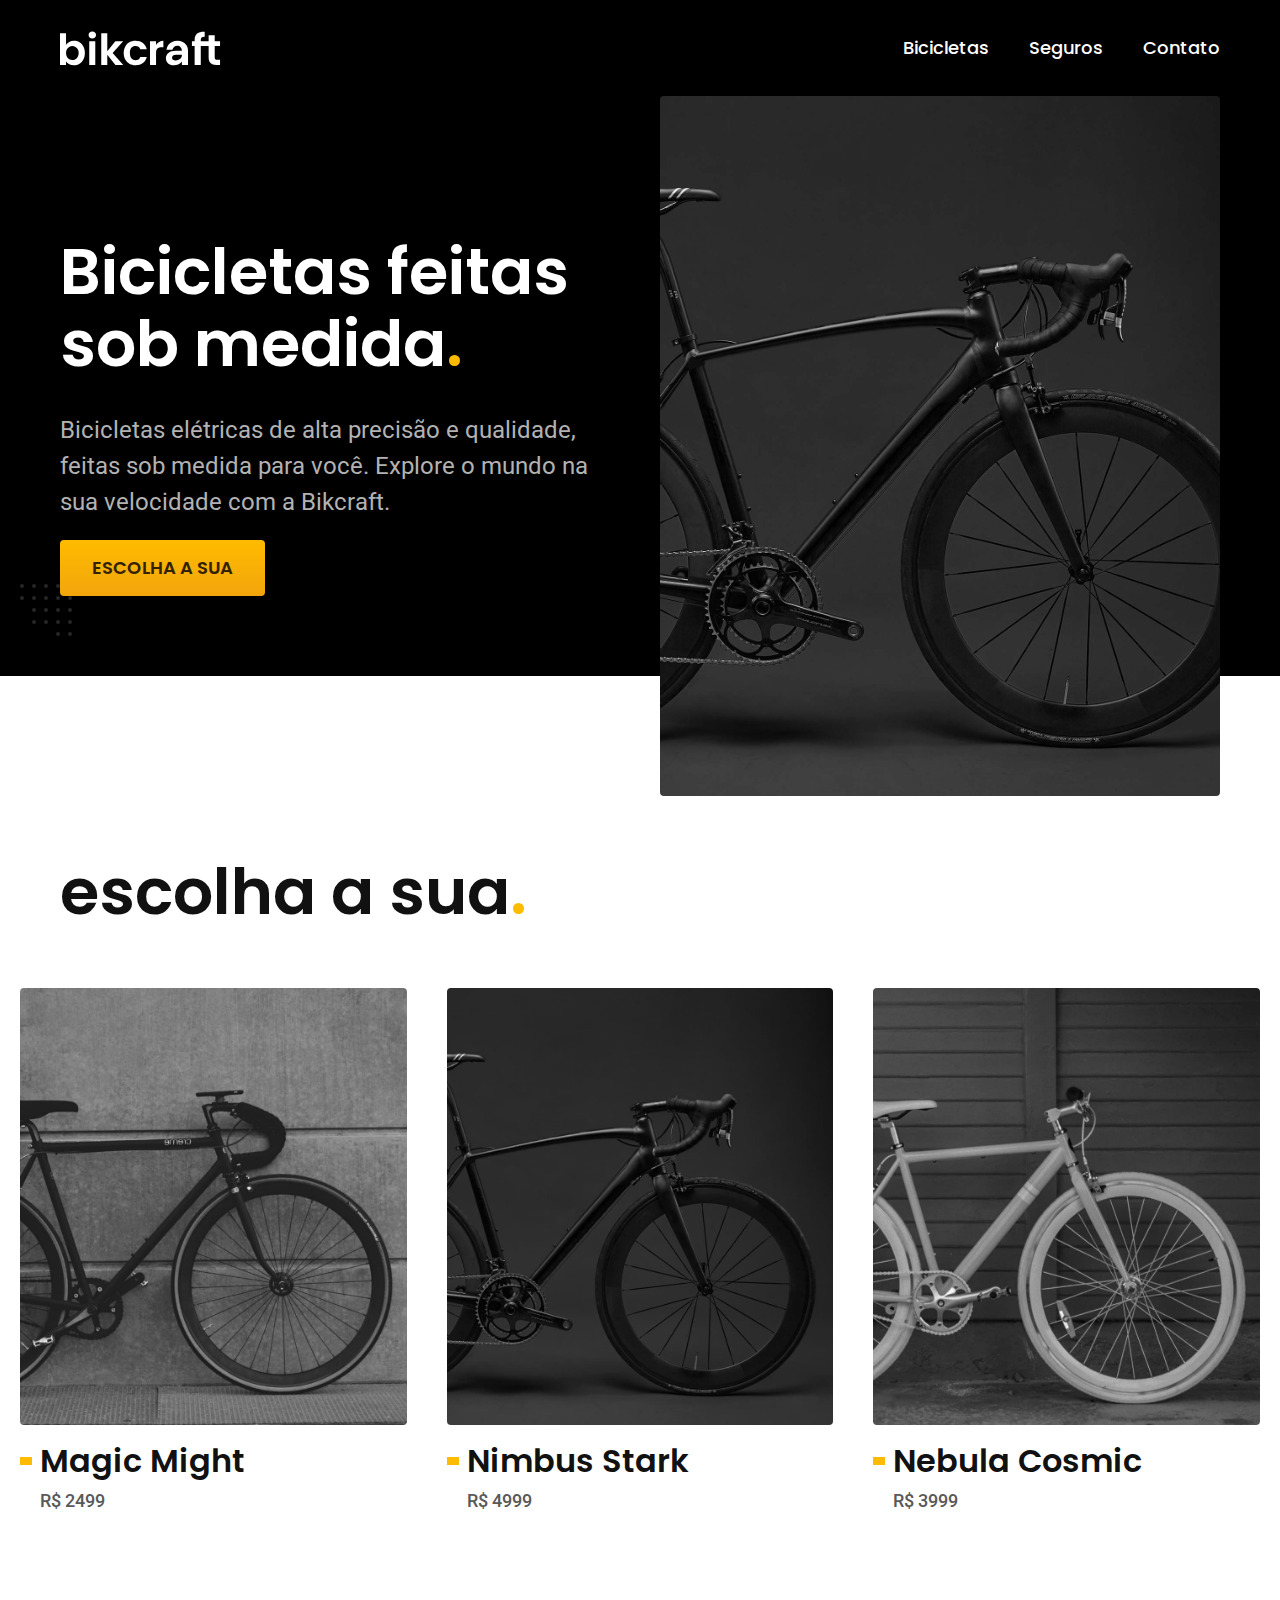
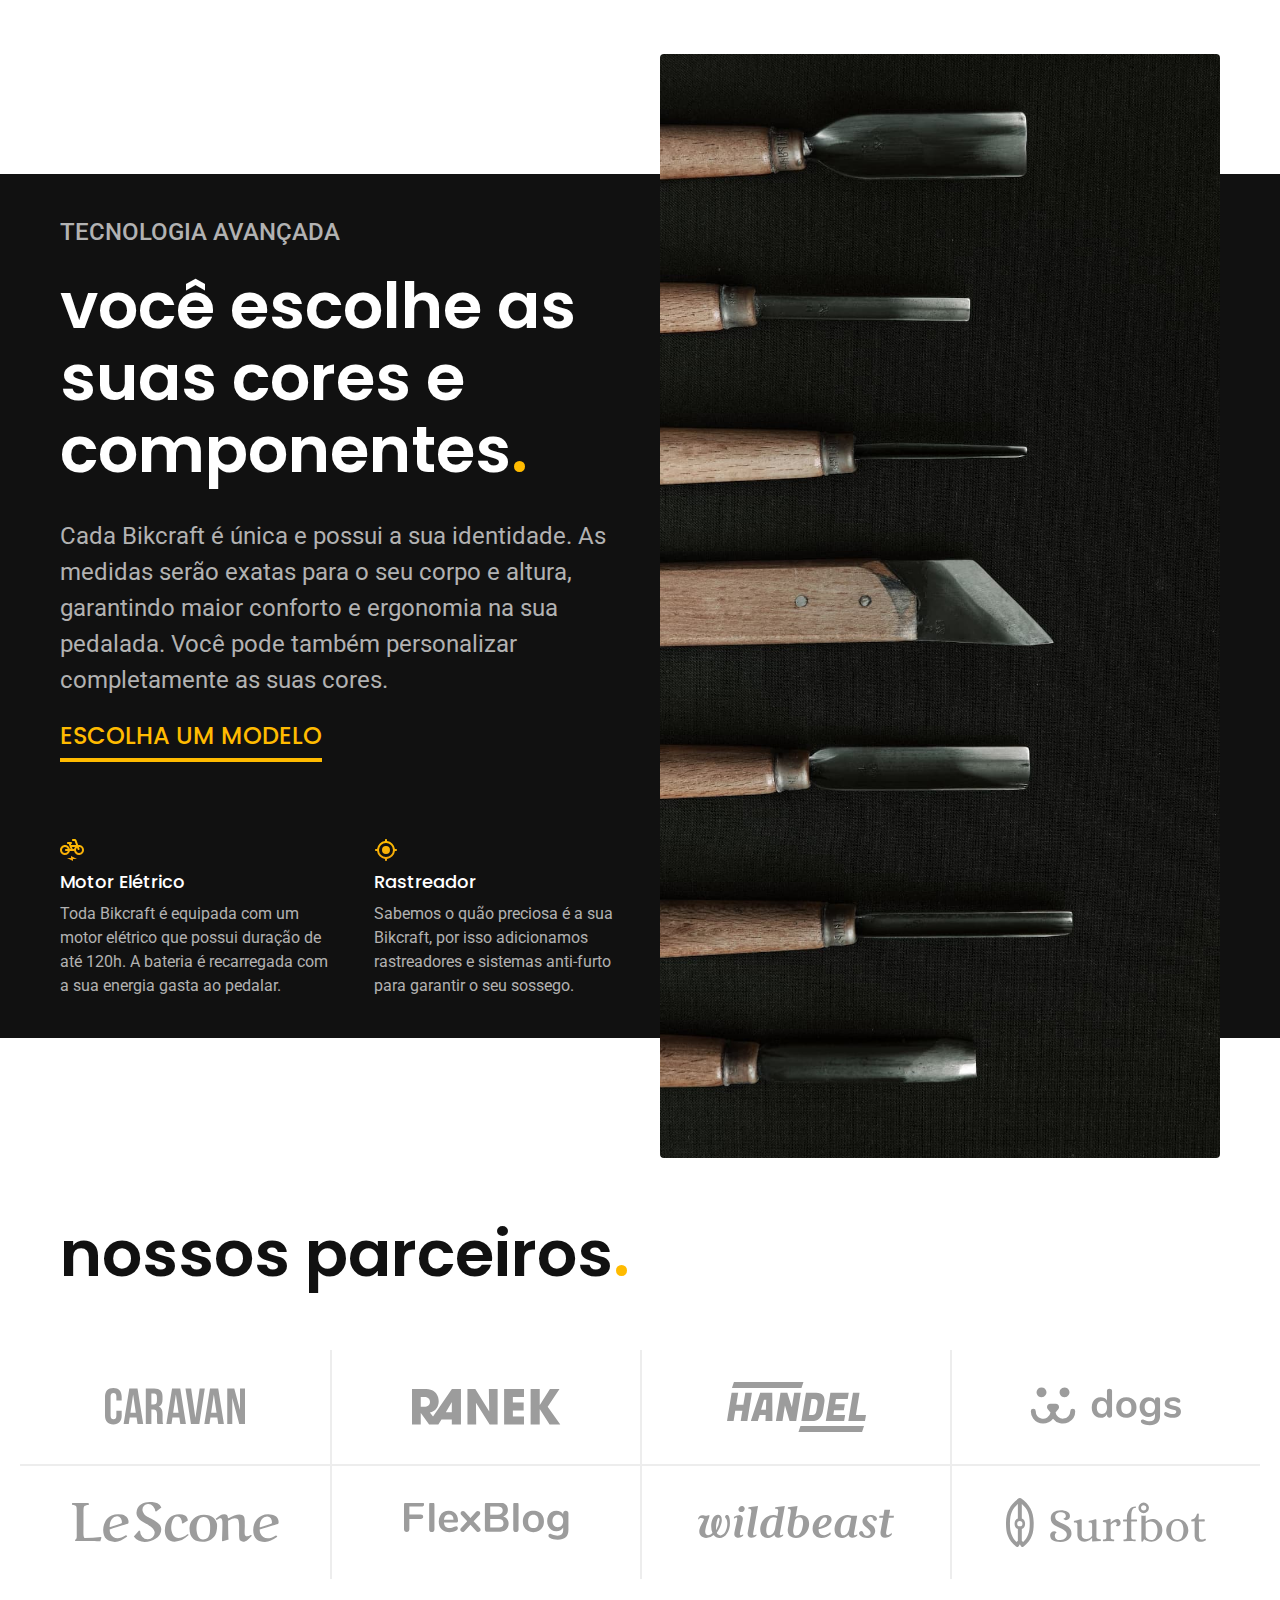
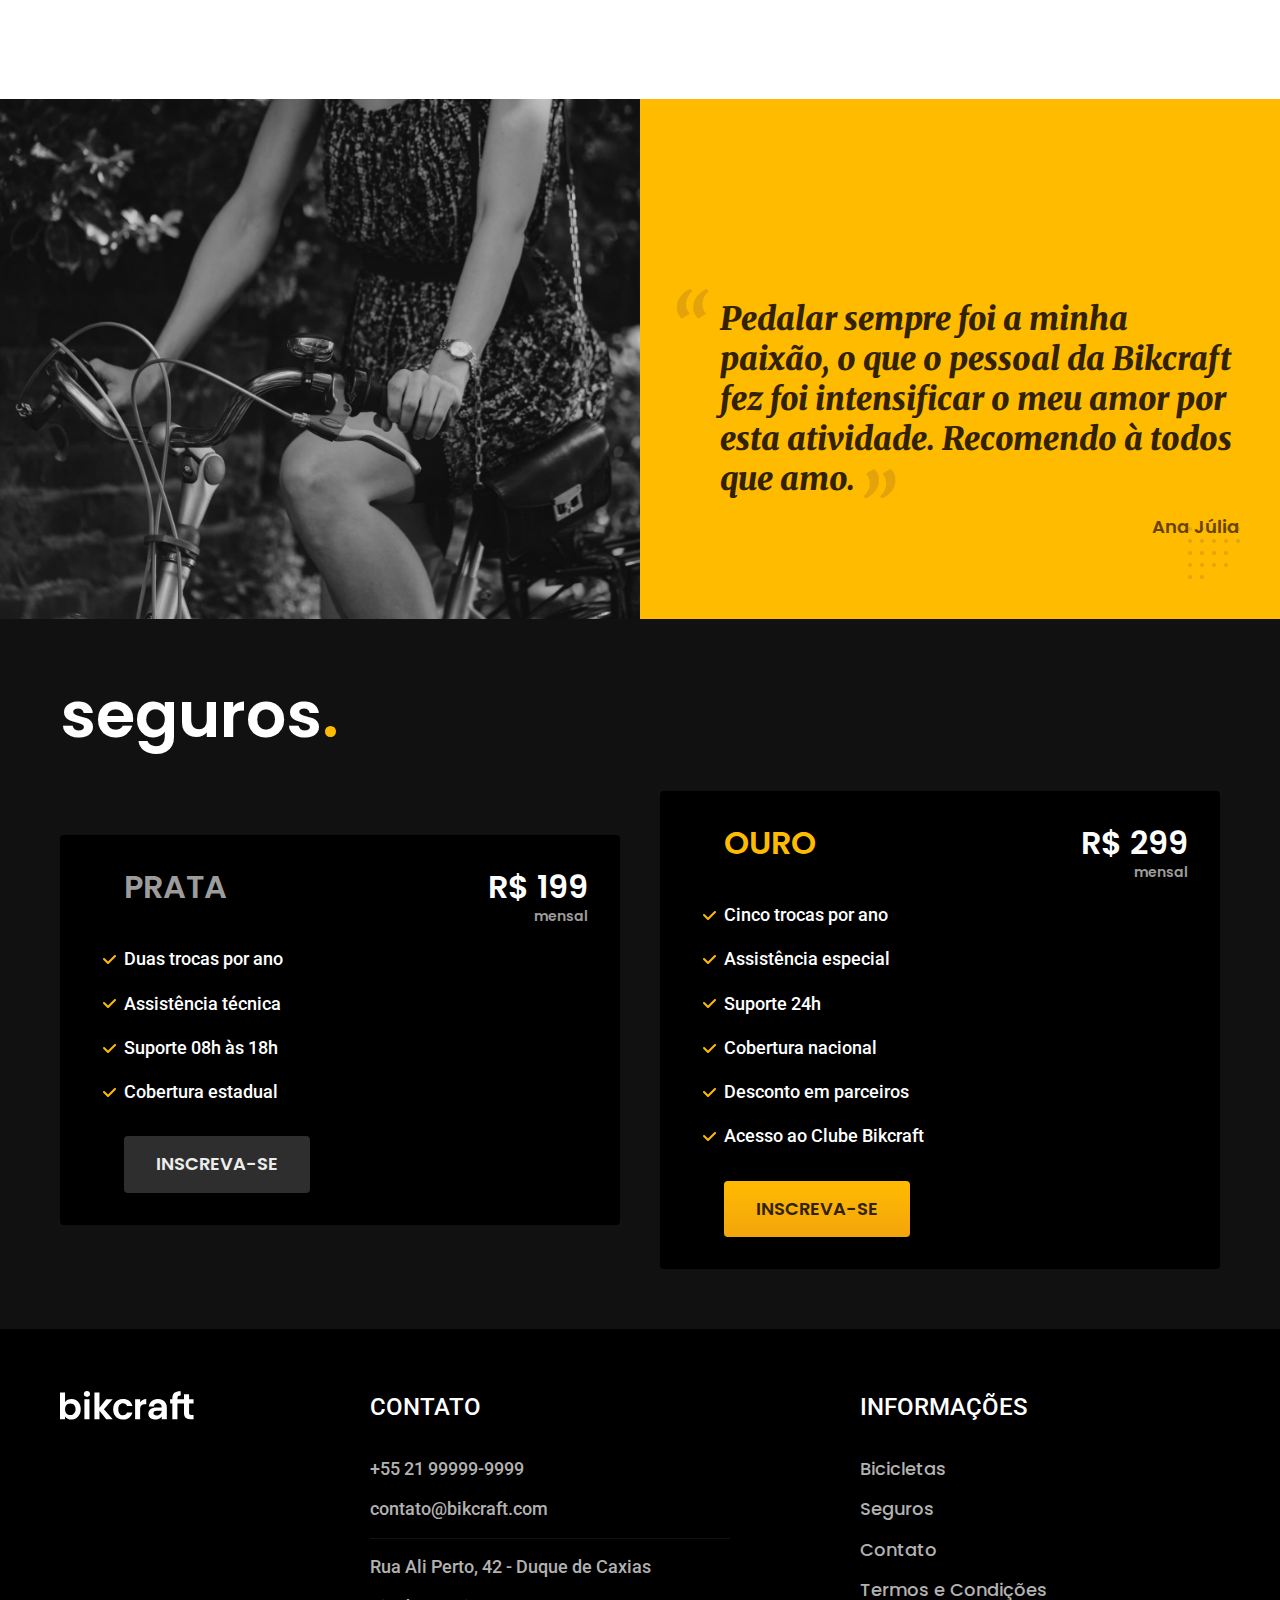
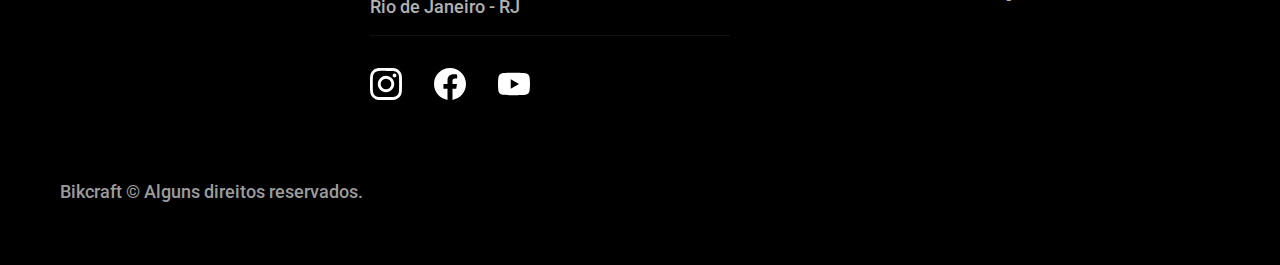
<file: index.html>
<!DOCTYPE html>
<html lang="pt-br">

<head>
  <meta charset="UTF-8">
  <meta name="viewport" content="width=device-width, initial-scale=1.0">
  <meta name="description" content="Bicicletas elétricas de alta precisão e qualidade, feitas sob medida para você. Explore o mundo na sua velocidade com a Bikcraft.">
  <title>Bikcraft - Bicicletas Elétricas</title>
  <link rel="shortcut icon" href="./favicon.svg" type="image/svg+xml">

  <link rel="preload" href="./css/style.css" as="style">
  <link rel="stylesheet" href="./css/style.css">

  <link rel="preconnect" href="https://fonts.googleapis.com">
  <link rel="preconnect" href="https://fonts.gstatic.com" crossorigin>
  <link href="https://fonts.googleapis.com/css2?family=Merriweather:ital,wght@1,900&family=Poppins:wght@400;500;600&family=Roboto:wght@400;500;700&display=swap" rel="stylesheet">

</head>

<body id="home">
  <header class="header-bg">
    <div class="header container">
      <a href="./index.html">
        <img src="./img/bikcraft.svg" alt="bikcraft" width="163" height="32">
      </a>
      <nav>
        <ul class="header-menu font-1-m cor-0">
          <li><a href="./bicicletas.html">Bicicletas</a></li>
          <li><a href="./seguros.html">Seguros</a></li>
          <li><a href="./contato.html">Contato</a></li>
        </ul>
      </nav>
    </div>
  </header>

  <main class="introducao-bg">
    <div class="introducao container">
      <div class="introducao-conteudo">
        <h1 class="font-1-xxl cor-0">Bicicletas feitas sob medida<span class="cor-p1">.</span></h1>
        <p class="font-2-l cor-5">Bicicletas elétricas de alta precisão e qualidade, feitas sob medida para você. Explore o mundo na sua velocidade com a Bikcraft.</p>
        <a class="botao" href="./bicicletas.html">Escolha a sua</a>
      </div>
      <picture>
        <source media="(max-width: 800px)" srcset="./img/bicicletas/nimbus.jpg">
        <img src="./img/fotos/introducao.jpg" alt="Bicicleta elétrica preta" width="1280" height="1600">
      </picture>
    </div>
  </main>

  <article class="bicicletas-lista">

    <h2 class="container font-1-xxl cor-11">escolha a sua<span class="cor-p1">.</span></h2>

    <ul>
      <li>
        <a href="./bicicletas/magic.html">
          <img src="./img/bicicletas/magic-home.jpg" alt="Bicicleta eletrica preta Magic Might" width="920" height="1040">
          <h3 class="font-1-xl cor-11">Magic Might</h3>
          <span class="font-2-m cor-8">R$ 2499</span>
        </a>
      </li>
      <li>
        <a href="./bicicletas/nimbus.html">
          <img src="./img/bicicletas/nimbus-home.jpg" alt="Bicicleta Eletrica Nimbus Stark" width="920" height="1040">
          <h3 class="font-1-xl cor-11">Nimbus Stark</h3>
          <span class="font-2-m cor-8">R$ 4999</span>
        </a>
      </li>
      <li>
        <a href="./bicicletas/nebula.html">
          <img src="./img/bicicletas/nebula-home.jpg" alt="Bicicleta Eletrica Nebula Cosmic" width="920" height="1040">
          <h3 class="font-1-xl cor-11">Nebula Cosmic</h3>
          <span class="font-2-m cor-8">R$ 3999</span>
        </a>
      </li>
    </ul>
  </article>

  <article class="tecnologia-bg">
    <div class="tecnologia container">
      <div class="tecnologia-conteudo">
        <span class="font-2-l-b cor-5">Tecnologia Avançada</span>
        <h2 class="font-1-xxl cor-0">você escolhe as suas cores e componentes<span class="cor-p1">.</span></h2>
        <p class="font-2-l cor-5">Cada Bikcraft é única e possui a sua identidade. As medidas serão exatas para o seu corpo e altura, garantindo maior conforto e ergonomia na sua pedalada. Você pode também personalizar completamente as suas cores.</p>
        <a class="link" href="./bicicletas.html">Escolha um modelo</a>
        <div class="tecnologia-vantagens">
          <div>
            <img src="./img/icones/eletrica.svg" alt="" width="24" height="24">
            <h3 class="font-1-m cor-0">Motor Elétrico</h3>
            <p class="font-2-s cor-5">Toda Bikcraft é equipada com um motor elétrico que possui duração de até 120h. A bateria é recarregada com a sua energia gasta ao pedalar.</p>
          </div>
          <div>
            <img src="./img/icones/rastreador.svg" alt="" width="24" height="24">
            <h3 class="font-1-m cor-0">Rastreador</h3>
            <p class="font-2-s cor-5">Sabemos o quão preciosa é a sua Bikcraft, por isso adicionamos rastreadores e sistemas anti-furto para garantir o seu sossego.</p>
          </div>
        </div>
      </div>
      <div class="tecnologia-imagem">
        <img src="./img/fotos/tecnologia.jpg" alt="" width="1200" height="1920">
      </div>
    </div>
  </article>

  <section class="parceiros" aria-label="Nossos Parceiros">
    <h2 class="container font-1-xxl cor-11">nossos parceiros<span class="cor-p1">.</span></h2>
    <ul>
      <li><img src="./img/parceiros/caravan.svg" alt="caravan" width="140" height="38"></li>
      <li><img src="./img/parceiros/ranek.svg" alt="ranek" width="149" height="36"></li>
      <li><img src="./img/parceiros/handel.svg" alt="handel" width="139" height="50"></li>
      <li><img src="./img/parceiros/dogs.svg" alt="dogs" width="152" height="39"></li>
      <li><img src="./img/parceiros/lescone.svg" alt="lescone" width="208" height="41"></li>
      <li><img src="./img/parceiros/flexblog.svg" alt="flexblog" width="165" height="38"></li>
      <li><img src="./img/parceiros/wildbeast.svg" alt="wildbeast" width="196" height="34"></li>
      <li><img src="./img/parceiros/surfbot.svg" alt="surfbot" width="200" height="49"></li>
    </ul>
  </section>

  <section class="depoimento" aria-label="Depoimento">
    <div>
      <img src="./img/fotos/depoimento.jpg" alt="Pessoa andando em uma bicicleta bikcraft" width="1560" height="1360">
    </div>
    <div class="depoimento-conteudo">
      <blockquote class="font-1-xl cor-p5">
        <p>Pedalar sempre foi a minha paixão, o que o pessoal da Bikcraft fez foi intensificar o meu amor por esta atividade. Recomendo à todos que amo.</p>
      </blockquote>
      <span class="font-1-m-b cor-p4">Ana Júlia</span>
    </div>
  </section>

  <article class="seguros-bg">
    <div class="seguros container">
      <h2 class="font-1-xxl cor-0">seguros<span class="cor-p1">.</span></h2>
      <div class="seguros-item">
        <h3 class="font-1-xl cor-6">Prata</h3>
        <span class="font-1-xl cor-0">R$ 199 <span class="font-1-xs cor-6">mensal</span></span>
        <ul>
          <li class="font-2-m cor-0">Duas trocas por ano</li>
          <li class="font-2-m cor-0">Assistência técnica</li>
          <li class="font-2-m cor-0">Suporte 08h às 18h</li>
          <li class="font-2-m cor-0">Cobertura estadual</li>
        </ul>
        <a class="botao secundario" href="./orcamento.html">Inscreva-se</a>
      </div>
      <div class="seguros-item">
        <h3 class="font-1-xl cor-p1">Ouro</h3>
        <span class="font-1-xl cor-0">R$ 299 <span class="font-1-xs cor-6">mensal</span></span>
        <ul>
          <li class="font-2-m cor-0">Cinco trocas por ano</li>
          <li class="font-2-m cor-0">Assistência especial</li>
          <li class="font-2-m cor-0">Suporte 24h</li>
          <li class="font-2-m cor-0">Cobertura nacional</li>
          <li class="font-2-m cor-0">Desconto em parceiros</li>
          <li class="font-2-m cor-0">Acesso ao Clube Bikcraft</li>
        </ul>
        <a class="botao" href="./orcamento.html">Inscreva-se</a>
      </div>
    </div>
  </article>
  <footer class="footer-bg">
    <div class="footer container">
      <img src="./img/bikcraft.svg" alt="bikcraft" width="136" height="32">
      <div class="footer-contato">
        <h3 class="font-2-l-b cor-0">Contato</h3>
        <ul class="font-2-m cor-5">
          <li><a href="tel:+5521999999999">+55 21 99999-9999</a></li>
          <li><a href="mailto:contato@bikcraft.com">contato@bikcraft.com</a></li>
          <li>Rua Ali Perto, 42 - Duque de Caxias</li>
          <li>Rio de Janeiro - RJ</li>
        </ul>
        <div class="footer-redes">
          <a href="https://www.instagram.com/brunocavalini" target="_blank" rel="external"><img src="./img/redes/instagram.svg" alt="Instagram" width="32" height="32"></a>
          <a href="https://www.fb.com/brcavalini" target="_blank" rel="external"><img src="./img/redes/facebook.svg" alt="Facebook" width="32" height="32"></a>
          <a href="https://www.youtube.com/brunocavalini" target="_blank" rel="external"><img src="./img/redes/youtube.svg" alt="Youtube" width="32" height="32"></a>
        </div>
      </div>
      <div class="footer-informacoes">
        <h3 class="font-2-l-b cor-0">Informações</h3>
        <nav>
          <ul class="font-1-m cor-5">
            <li><a href="./bicicletas.html">Bicicletas</a></li>
            <li><a href="./seguros.html">Seguros</a></li>
            <li><a href="./contato.html">Contato</a></li>
            <li><a href="./termos.html">Termos e Condições</a></li>
          </ul>
        </nav>
      </div>
      <p class="footer-copy font-2-m cor-6">Bikcraft © Alguns direitos reservados.</p>
    </div>
  </footer>
</body>

</html>
</file>
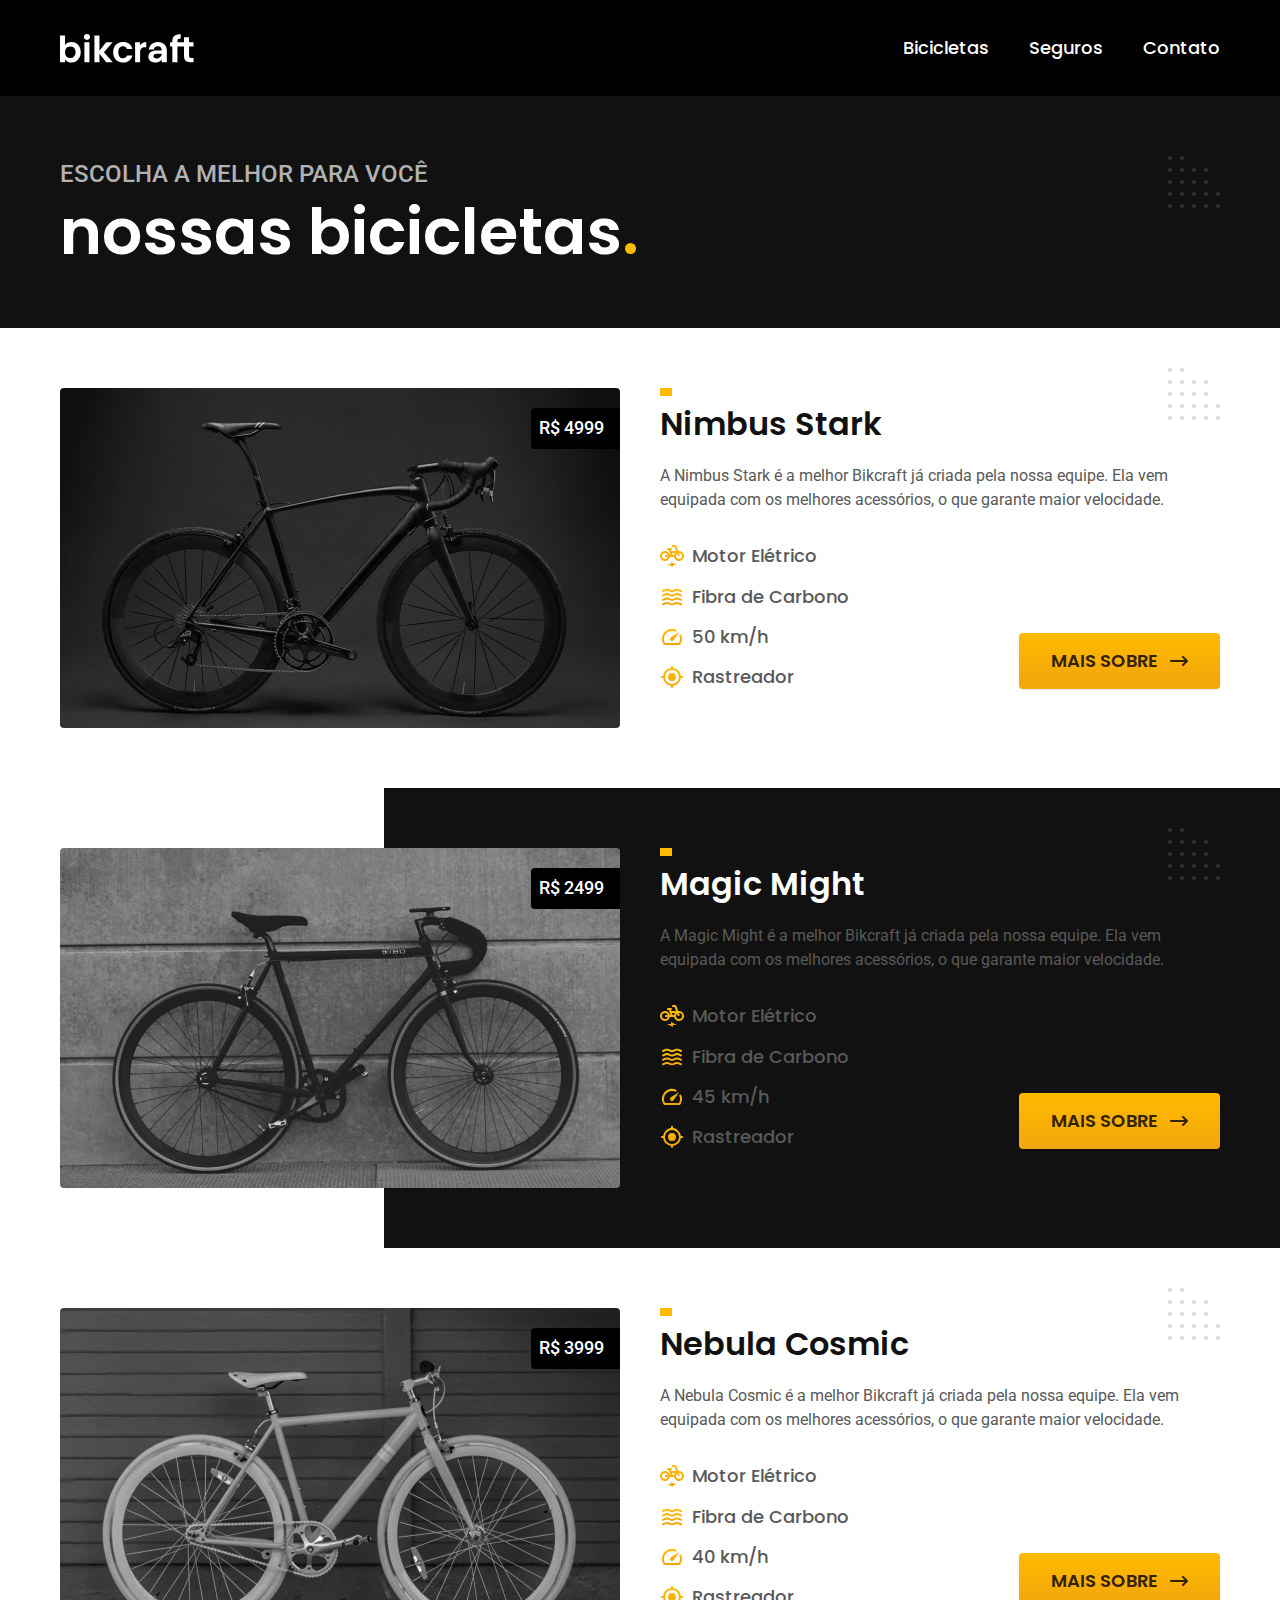
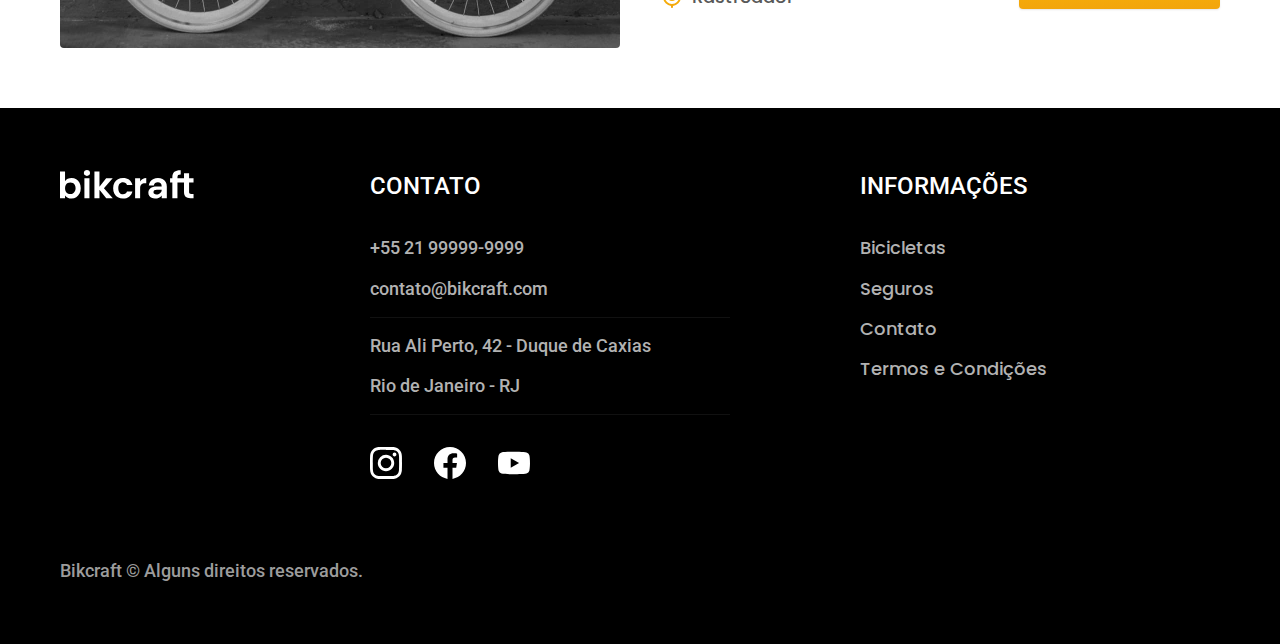
<file: bicicletas.html>
<!DOCTYPE html>
<html lang="pt-br">

<head>
  <meta charset="UTF-8">
  <meta name="viewport" content="width=device-width, initial-scale=1.0">
  <meta name="description" content="Bicicletas">
  <title>Bicicletas | Bikcraft </title>
  <link rel="shortcut icon" href="./favicon.svg" type="image/svg+xml">
  <link rel="preload" href="./css/style.css" as="style">
  <link rel="stylesheet" href="./css/style.css">

  <link rel="preconnect" href="https://fonts.googleapis.com">
  <link rel="preconnect" href="https://fonts.gstatic.com" crossorigin>
  <link href="https://fonts.googleapis.com/css2?family=Merriweather:ital,wght@1,900&family=Poppins:wght@400;500;600&family=Roboto:wght@400;500;700&display=swap" rel="stylesheet">

</head>

<body id="bicicletas">
  <header class="header-bg">
    <div class="header container">
      <a href="./index.html">
        <img src="./img/bikcraft.svg" alt="bikcraft" width="136" height="32">
      </a>
      <nav>
        <ul class="header-menu font-1-m cor-0">
          <li><a href="./bicicletas.html">Bicicletas</a></li>
          <li><a href="./seguros.html">Seguros</a></li>
          <li><a href="./contato.html">Contato</a></li>
        </ul>
      </nav>
    </div>
  </header>

  <main>
    <div class="titulo">
      <div class="container">
        <p class="font-2-l-b cor-5">Escolha a melhor para você</p>
        <h1 class="font-1-xxl cor-0">nossas bicicletas<span class="cor-p1">.</span></h1>
      </div>
    </div>


    <div class="bicicletas container">
      <div class="bicicletas-imagem">
        <img src="./img/bicicletas/nimbus.jpg" alt="Bicicleta Preta" width="1120" height="680">
        <span class="font-2-m cor-0">R$ 4999</span>
      </div>
      <div class="bicicletas-conteudo">
        <h2 class="font-1-xl cor-11">Nimbus Stark</h2>
        <p class="font-2-s cor-8">A Nimbus Stark é a melhor Bikcraft já criada pela nossa equipe. Ela vem equipada com os melhores acessórios, o que garante maior velocidade.</p>
        <ul class="font-1-m cor-8">
          <li><img src="./img/icones/eletrica.svg" alt="" width="24" height="24">Motor Elétrico</li>
          <li><img src="./img/icones/carbono.svg" alt="" width="24" height="24">Fibra de Carbono</li>
          <li><img src="./img/icones/velocidade.svg" alt="" width="24" height="24">50 km/h</li>
          <li><img src="./img/icones/rastreador.svg" alt="" width="24" height="24">Rastreador</li>
        </ul>
        <a class="botao seta" href="./bicicletas/nimbus.html">Mais Sobre</a>
      </div>
    </div>



    <div class="bicicletas-bg">
      <div class="bicicletas container">
        <div class="bicicletas-imagem">
          <img src="./img/bicicletas/magic.jpg" alt="" width="1120" height="680">
          <span class="font-2-m cor-0">R$ 2499</span>
        </div>
        <div class="bicicletas-conteudo">
          <h2 class="font-1-xl cor-0">Magic Might</h2>
          <p class="font-2-s cor-8">A Magic Might é a melhor Bikcraft já criada pela nossa equipe. Ela vem equipada com os melhores acessórios, o que garante maior velocidade.</p>
          <ul class="font-1-m cor-8">
            <li><img src="./img/icones/eletrica.svg" alt="" width="24" height="24">Motor Elétrico</li>
            <li><img src="./img/icones/carbono.svg" alt="" width="24" height="24">Fibra de Carbono</li>
            <li><img src="./img/icones/velocidade.svg" alt="" width="24" height="24">45 km/h</li>
            <li><img src="./img/icones/rastreador.svg" alt="" width="24" height="24">Rastreador</li>
          </ul>
          <a class="botao seta" href="./bicicletas/magic.html">Mais Sobre</a>
        </div>
      </div>
    </div>



    <div class="bicicletas container">
      <div class="bicicletas-imagem">
        <img src="./img/bicicletas/nebula.jpg" alt="" width="1120" height="680">
        <span class="font-2-m cor-0">R$ 3999</span>
      </div>
      <div class="bicicletas-conteudo">
        <h2 class="font-1-xl cor-11">Nebula Cosmic</h2>
        <p class="font-2-s cor-8">A Nebula Cosmic é a melhor Bikcraft já criada pela nossa equipe. Ela vem equipada com os melhores acessórios, o que garante maior velocidade.</p>
        <ul class="font-1-m cor-8">
          <li><img src="./img/icones/eletrica.svg" alt="" width="24" height="24">Motor Elétrico</li>
          <li><img src="./img/icones/carbono.svg" alt="" width="24" height="24">Fibra de Carbono</li>
          <li><img src="./img/icones/velocidade.svg" alt="" width="24" height="24">40 km/h</li>
          <li><img src="./img/icones/rastreador.svg" alt="" width="24" height="24">Rastreador</li>
        </ul>
        <a class="botao seta" href="./bicicletas/nebula.html">Mais Sobre</a>
      </div>
    </div>

  </main>

  <footer class="footer-bg">
    <div class="footer container">
      <img src="./img/bikcraft.svg" alt="bikcraft" width="136" height="32">
      <div class="footer-contato">
        <h3 class="font-2-l-b cor-0">Contato</h3>
        <ul class="font-2-m cor-5">
          <li><a href="tel:+5521999999999">+55 21 99999-9999</a></li>
          <li><a href="mailto:contato@bikcraft.com">contato@bikcraft.com</a></li>
          <li>Rua Ali Perto, 42 - Duque de Caxias</li>
          <li>Rio de Janeiro - RJ</li>
        </ul>
        <div class="footer-redes">
          <a href="#" target="_blank" rel="external"><img src="./img/redes/instagram.svg" alt="Instagram" width="32" height="32"></a>
          <a href="#" target="_blank" rel="external"><img src="./img/redes/facebook.svg" alt="Facebook" width="32" height="32"></a>
          <a href="#" target="_blank" rel="external"><img src="./img/redes/youtube.svg" alt="Youtube" width="32" height="32"></a>
        </div>
      </div>
      <div class="footer-informacoes">
        <h3 class="font-2-l-b cor-0">Informações</h3>
        <nav>
          <ul class="font-1-m cor-5">
            <li><a href="./bicicletas.html">Bicicletas</a></li>
            <li><a href="./seguros.html">Seguros</a></li>
            <li><a href="./contato.html">Contato</a></li>
            <li><a href="./termos.html">Termos e Condições</a></li>
          </ul>
        </nav>
      </div>
      <p class="footer-copy font-2-m cor-6">Bikcraft © Alguns direitos reservados.</p>
    </div>
  </footer>
</body>

</html>
</file>
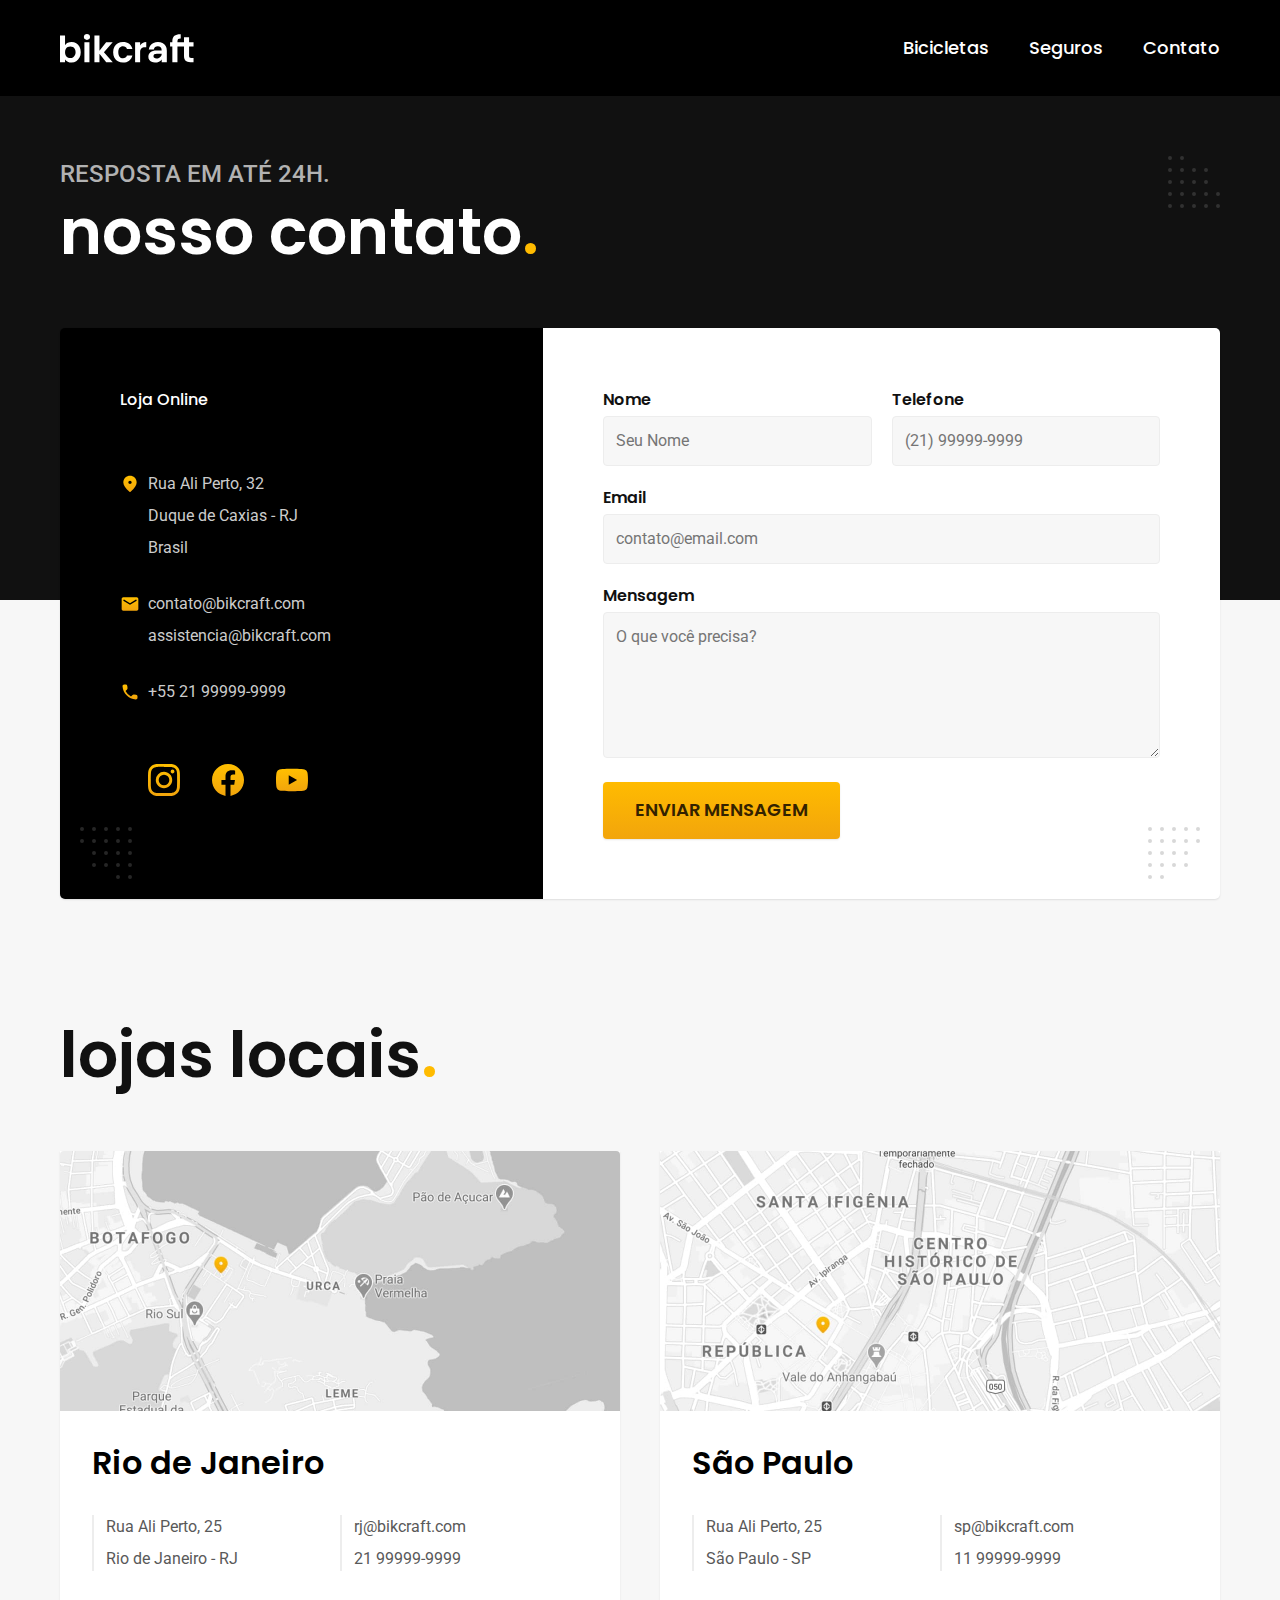
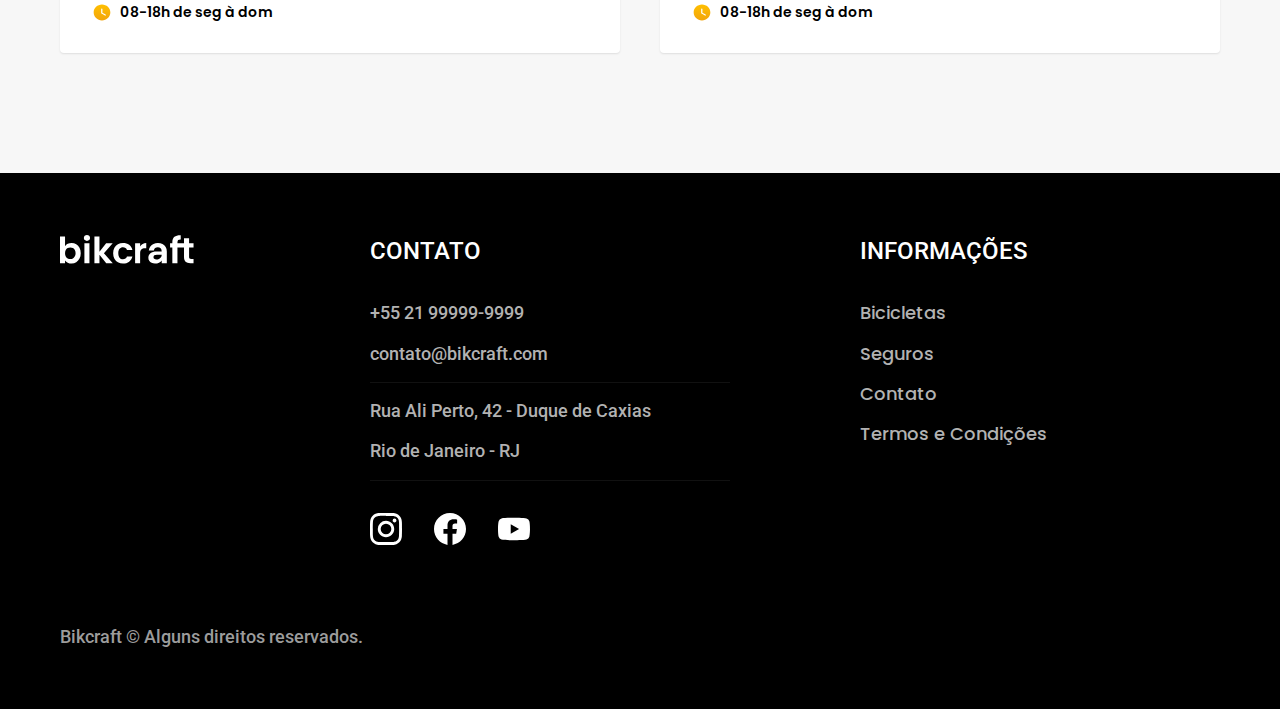
<file: contato.html>
<!DOCTYPE html>
<html lang="pt-br">

<head>
  <meta charset="UTF-8">
  <meta name="viewport" content="width=device-width, initial-scale=1.0">
  <meta name="description" content="Contato">
  <title>Contato | Bikcraft</title>
  <link rel="shortcut icon" href="./favicon.svg" type="image/svg+xml">
  <link rel="preload" href="./css/style.css" as="style">
  <link rel="stylesheet" href="./css/style.css">

  <link rel="preconnect" href="https://fonts.googleapis.com">
  <link rel="preconnect" href="https://fonts.gstatic.com" crossorigin>
  <link href="https://fonts.googleapis.com/css2?family=Merriweather:ital,wght@1,900&family=Poppins:wght@400;500;600&family=Roboto:wght@400;500;700&display=swap" rel="stylesheet">

</head>

<body id="contato">
  <main>
    <header class="header-bg">
      <div class="header container">
        <a href="./index.html">
          <img src="./img/bikcraft.svg" alt="bikcraft" width="136" height="32">
        </a>
        <nav>
          <ul class="header-menu font-1-m cor-0">
            <li><a href="./bicicletas.html">Bicicletas</a></li>
            <li><a href="./seguros.html">Seguros</a></li>
            <li><a href="./contato.html">Contato</a></li>
          </ul>
        </nav>
      </div>
    </header>

    <div class="titulo">
      <div class="container">
        <p class="font-2-l-b cor-5">Resposta em até 24h.</p>
        <h1 class="font-1-xxl cor-0">nosso contato<span class="cor-p1">.</span></h1>
      </div>
    </div>


    <div class="contato container">
      <section class="contato-dados" aria-label="Endereço">
        <h2 class="font-1-s cor-0">Loja Online</h2>
        <div class="contato-endereco font-2-s cor-4">
          <p>Rua Ali Perto, 32</p>
          <p>Duque de Caxias - RJ</p>
          <p>Brasil</p>
        </div>
        <address class="contato-adress font-2-s cor-4">
          <a href="mailto:contato@bikcraft.com">contato@bikcraft.com</a>
          <a href="mailto:assistencia@bikcraft.com">assistencia@bikcraft.com</a>
          <a href="tel:+5521999999999">+55 21 99999-9999</a>
        </address>

        <div class="contato-redes">
          <img src="./img/redes/instagram-p.svg" alt="" width="32" height="32">
          <img src="./img/redes/facebook-p.svg" alt="" width="32" height="32">
          <img src="./img/redes/youtube-p.svg" alt="" width="32" height="32">
        </div>
      </section>


      <section class="contato-formulario" aria-label="formulário">
        <form class="form" action="./contato.html">
          <div>
            <label for="nome">Nome</label>
            <input type="text" id="nome" name="nome" required placeholder="Seu Nome">
          </div>

          <div>
            <label for="telefone">Telefone</label>
            <input type="text" id="telefone" name="telefone" required placeholder="(21) 99999-9999">
          </div>

          <div class="col-2">
            <label for="email">Email</label>
            <input type="email" id="email" name="email" required placeholder="contato@email.com">
          </div>

          <div class="col-2">
            <label for="mensagem">Mensagem</label>
            <textarea type="text" id="mensagem" name="mensagem" rows="5" required placeholder="O que você precisa?"></textarea>
          </div>
          <button class="botao col-2">Enviar Mensagem</button>
        </form>

      </section>
    </div>
  </main>

  <article class="container">
    <h2 class="font-1-xxl">lojas locais<span class="cor-p1">.</span></h2>
    <div class="lojas">
      <div class="loja-rj">
        <img src="./img/lojas/rj.jpg" alt="Localização loja Rio de Janeiro" width="1120" height="520">
        <div class="lojas-conteudo font-2-s cor-8">
          <h3 class="font-1-xl cor-12">Rio de Janeiro</h2>
            <div class="lojas-dados">
              <p>Rua Ali Perto, 25</p>
              <p>Rio de Janeiro - RJ</p>
            </div>
            <div class="lojas-dados">
              <a href="mailto:rj@bikcraft.com">rj@bikcraft.com</a>
              <a href="tel:+5521999999999">21 99999-9999</a>
            </div>
            <p class="font-1-xs cor-12">08-18h de seg à dom</p>
        </div>
      </div>

      <div class="loja-sp">
        <img src="./img/lojas/sp.jpg" alt="Localização loja Rio de Janeiro" width="1120" height="520">
        <div class="lojas-conteudo font-2-s cor-8">
          <h3 class="font-1-xl cor-12">São Paulo</h2>
            <div class="lojas-dados">
              <p>Rua Ali Perto, 25</p>
              <p>São Paulo - SP</p>
            </div>
            <div class="lojas-dados">
              <a href="mailto:sp@bikcraft.com">sp@bikcraft.com</a>
              <a href="tel:+5511999999999">11 99999-9999</a>
            </div>
            <p class="font-1-xs cor-12">08-18h de seg à dom</p>
        </div>
      </div>
    </div>
  </article>

  <footer class="footer-bg">
    <div class="footer container">
      <img src="./img/bikcraft.svg" alt="bikcraft">
      <div class="footer-contato">
        <h3 class="font-2-l-b cor-0">Contato</h3>
        <ul class="font-2-m cor-5">
          <li><a href="tel:+5521999999999">+55 21 99999-9999</a></li>
          <li><a href="mailto:contato@bikcraft.com">contato@bikcraft.com</a></li>
          <li>Rua Ali Perto, 42 - Duque de Caxias</li>
          <li>Rio de Janeiro - RJ</li>
        </ul>
        <div class="footer-redes">
          <a href="https://www.instagram.com/brunocavalini" target="_blank" rel="external"><img src="./img/redes/instagram.svg" alt="Instagram" width="32" height="32"></a>
          <a href="https://www.fb.com/brcavalini" target="_blank" rel="external"><img src="./img/redes/facebook.svg" alt="Facebook" width="32" height="32"></a>
          <a href="https://www.youtube.com/brunocavalini" target="_blank" rel="external"><img src="./img/redes/youtube.svg" alt="Youtube" width="32" height="32"></a>
        </div>
      </div>
      <div class="footer-informacoes">
        <h3 class="font-2-l-b cor-0">Informações</h3>
        <nav>
          <ul class="font-1-m cor-5">
            <li><a href="./bicicletas.html">Bicicletas</a></li>
            <li><a href="./seguros.html">Seguros</a></li>
            <li><a href="./contato.html">Contato</a></li>
            <li><a href="./termos.html">Termos e Condições</a></li>
          </ul>
        </nav>
      </div>
      <p class="footer-copy font-2-m cor-6">Bikcraft © Alguns direitos reservados.</p>
    </div>
  </footer>
</body>

</html>
</file>
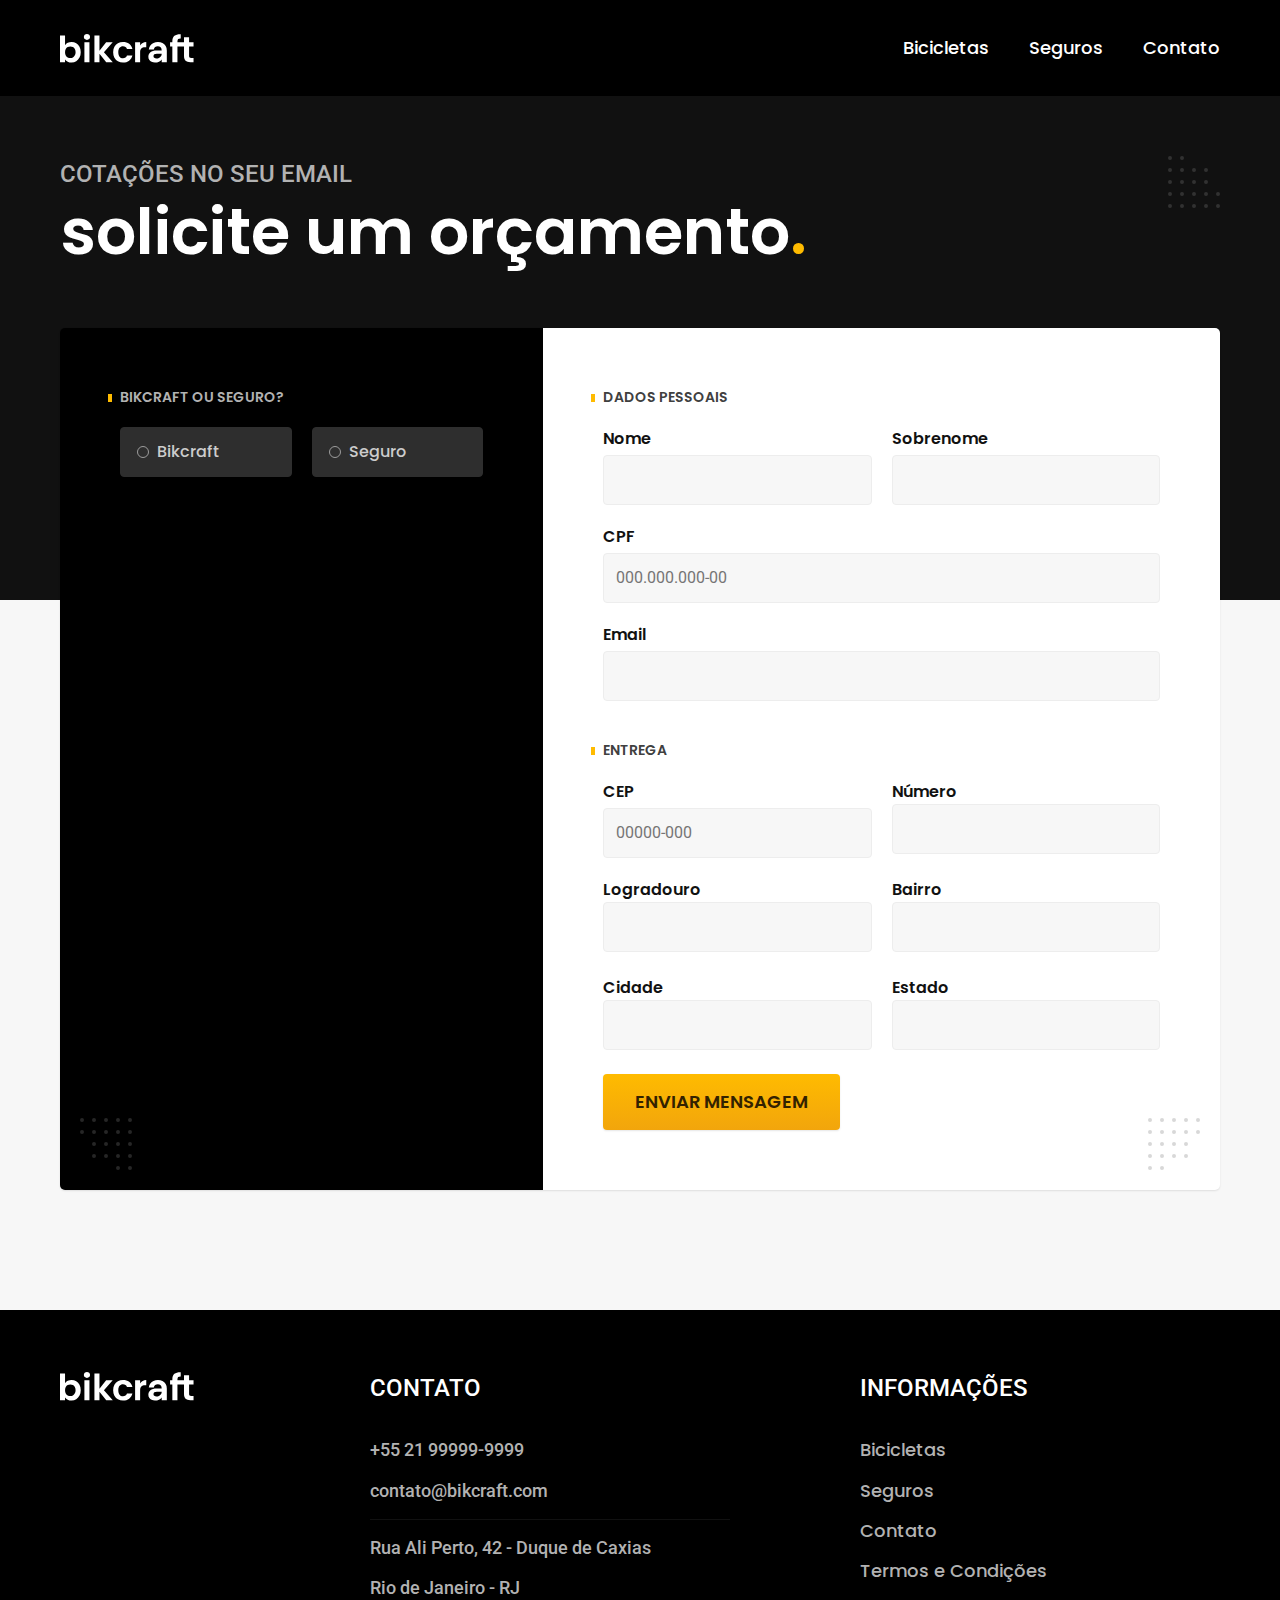
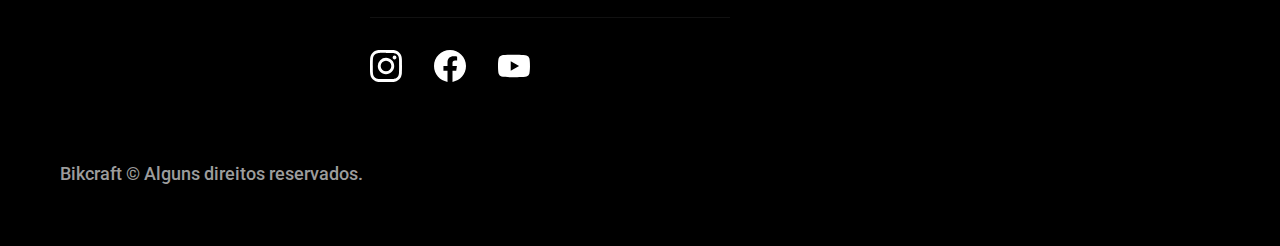
<file: orcamento.html>
<!DOCTYPE html>
<html lang="pt-br">

<head>
  <meta charset="UTF-8">
  <meta name="viewport" content="width=device-width, initial-scale=1.0">
  <meta name="description" content="Contato">
  <title>Orçamento | Bikcraft</title>
  <link rel="shortcut icon" href="./favicon.svg" type="image/svg+xml">
  <link rel="preload" href="./css/style.css" as="style">
  <link rel="stylesheet" href="./css/style.css">

  <link rel="preconnect" href="https://fonts.googleapis.com">
  <link rel="preconnect" href="https://fonts.gstatic.com" crossorigin>
  <link href="https://fonts.googleapis.com/css2?family=Merriweather:ital,wght@1,900&family=Poppins:wght@400;500;600&family=Roboto:wght@400;500;700&display=swap" rel="stylesheet">

</head>

<body id="orcamento">
  <main>
    <header class="header-bg">
      <div class="header container">
        <a href="./index.html">
          <img src="./img/bikcraft.svg" alt="bikcraft" width="136" height="32">
        </a>
        <nav>
          <ul class="header-menu font-1-m cor-0">
            <li><a href="./bicicletas.html">Bicicletas</a></li>
            <li><a href="./seguros.html">Seguros</a></li>
            <li><a href="./contato.html">Contato</a></li>
          </ul>
        </nav>
      </div>
    </header>

    <div class="titulo">
      <div class="container">
        <p class="font-2-l-b cor-5">Cotações no seu email</p>
        <h1 class="font-1-xxl cor-0">solicite um orçamento<span class="cor-p1">.</span></h1>
      </div>
    </div>


    <form class="orcamento container" action="./">
      <div class="orcamento-produto">
        <h2 class="font-1-xs cor-5">Bikcraft ou Seguro?</h2>

        <input type="radio" name="tipo" id="bikcraft" value="bikcraft">
        <label for="bikcraft">Bikcraft</label>

        <input type="radio" name="tipo" id="seguro" value="seguro">
        <label for="seguro">Seguro</label>

        <div class="orcamento-conteudo" id="orcamento-bikcraft">
          <h2 class="font-1-xs cor-5">Escolha a sua:</h2>

          <input type="radio" name="produto" id="nimbus" value="nimbus">
          <label for="nimbus">Nimbus Stark <span>R$ 4999</span></label>
          <div class="orcamento-detalhes">
            <ul class="font-1-xs cor-8">
              <li><img src="./img/icones/eletrica.svg" alt="" width="16" height="16">Motor Elétrico</li>
              <li><img src="./img/icones/carbono.svg" alt="" width="16" height="16">Fibra de Carbono</li>
              <li><img src="./img/icones/velocidade.svg" alt="" width="16" height="16">50 km/h</li>
              <li><img src="./img/icones/rastreador.svg" alt="" width="16" height="16">Rastreador</li>
            </ul>
            <img src="./img/bicicletas/nimbus.jpg" alt="" width="1120" height="680">
          </div>

          <input type="radio" name="produto" id="magic" value="magic">
          <label for="magic">Magic Might <span>R$ 2499</span></label>
          <div class="orcamento-detalhes">
            <ul class="font-1-xs cor-8">
              <li><img src="./img/icones/eletrica.svg" alt="" width="16" height="16">Motor Elétrico</li>
              <li><img src="./img/icones/carbono.svg" alt="" width="16" height="16">Fibra de Carbono</li>
              <li><img src="./img/icones/velocidade.svg" alt="" width="16" height="16">45 km/h</li>
              <li><img src="./img/icones/rastreador.svg" alt="" width="16" height="16">Rastreador</li>
            </ul>
            <img src="./img/bicicletas/magic.jpg" alt="" width="1120" height="680">
          </div>

          <input type="radio" name="produto" id="nebula" value="nebula">
          <label for="nebula">Nebula Cosmic <span>R$ 3999</span></label>
          <div class="orcamento-detalhes">
            <ul class="font-1-xs cor-8">
              <li><img src="./img/icones/eletrica.svg" alt="" width="16" height="16">Motor Elétrico</li>
              <li><img src="./img/icones/carbono.svg" alt="" width="16" height="16">Fibra de Carbono</li>
              <li><img src="./img/icones/velocidade.svg" alt="" width="16" height="16">40 km/h</li>
              <li><img src="./img/icones/rastreador.svg" alt="" width="16" height="16">Rastreador</li>
            </ul>
            <img src="./img/bicicletas/nebula.jpg" alt="" width="1120" height="680">
          </div>
        </div>
        <div class="orcamento-conteudo" id="orcamento-seguro">
          <h2 class="font-1-xs cor-5">Escolha o plano:</h2>

          <input type="radio" name="produto" id="prata" value="prata">
          <label for="prata">Prata <span>R$ 199</span></label>

          <input type="radio" name="produto" id="ouro" value="ouro">
          <label for="ouro">Ouro <span>R$ 299</span></label>

        </div>

      </div>







      <div class="orcamento-dados form">
        <h2 class="font-1-xs cor-9 col-2">dados pessoais</h2>
        <div>
          <label for="nome">Nome</label>
          <input type="text" id="nome" name="nome">
        </div>

        <div>
          <label for="sobrenome">Sobrenome</label>
          <input type="text" id="sobrenome" name="sobrenome">
        </div>

        <div class="col-2">
          <label for="cpf">CPF</label>
          <input type="text" id="cpf" name="cpf" placeholder="000.000.000-00">
        </div>

        <div class="col-2">
          <label for="email">Email</label>
          <input type="email" id="email" name="email">
        </div>

        <h2 class="font-1-xs cor-9 col-2">Entrega</h2>
        <div>
          <label for="cep">CEP</label>
          <input type="text" id="cep" name="cep" placeholder="00000-000">
        </div>
        <div>
          <label for="numero">Número</Núbel>
            <input type="text" id="numero" name="numero">
        </div>
        <div>
          <label for="logradouro">Logradouro</Núbel>
            <input type="text" id="logradouro" name="logradouro">
        </div>
        <div>
          <label for="bairro">Bairro</Núbel>
            <input type="text" id="bairro" name="bairro">
        </div>
        <div>
          <label for="cidade">Cidade</Núbel>
            <input type="text" id="cidade" name="cidade">
        </div>
        <div>
          <label for="estado">Estado</Núbel>
            <input type="text" id="estado" name="estado">
        </div>

        <button class="botao col-2">Enviar Mensagem</button>
      </div>
    </form>
  </main>

  <footer class="footer-bg">
    <div class="footer container">
      <img src="./img/bikcraft.svg" alt="bikcraft" width="136" height="32">
      <div class="footer-contato">
        <h3 class="font-2-l-b cor-0">Contato</h3>
        <ul class="font-2-m cor-5">
          <li><a href="tel:+5521999999999">+55 21 99999-9999</a></li>
          <li><a href="mailto:contato@bikcraft.com">contato@bikcraft.com</a></li>
          <li>Rua Ali Perto, 42 - Duque de Caxias</li>
          <li>Rio de Janeiro - RJ</li>
        </ul>
        <div class="footer-redes">
          <a href="https://www.instagram.com/brunocavalini" target="_blank" rel="external"><img src="./img/redes/instagram.svg" alt="Instagram" width="32" height="32"></a>
          <a href="https://www.fb.com/brcavalini" target="_blank" rel="external"><img src="./img/redes/facebook.svg" alt="Facebook" width="32" height="32"></a>
          <a href="https://www.youtube.com/brunocavalini" target="_blank" rel="external"><img src="./img/redes/youtube.svg" alt="Youtube" width="32" height="32"></a>
        </div>
      </div>
      <div class="footer-informacoes">
        <h3 class="font-2-l-b cor-0">Informações</h3>
        <nav>
          <ul class="font-1-m cor-5">
            <li><a href="./bicicletas.html">Bicicletas</a></li>
            <li><a href="./seguros.html">Seguros</a></li>
            <li><a href="./contato.html">Contato</a></li>
            <li><a href="./termos.html">Termos e Condições</a></li>
          </ul>
        </nav>
      </div>
      <p class="footer-copy font-2-m cor-6">Bikcraft © Alguns direitos reservados.</p>
    </div>
  </footer>
</body>

</html>
</file>
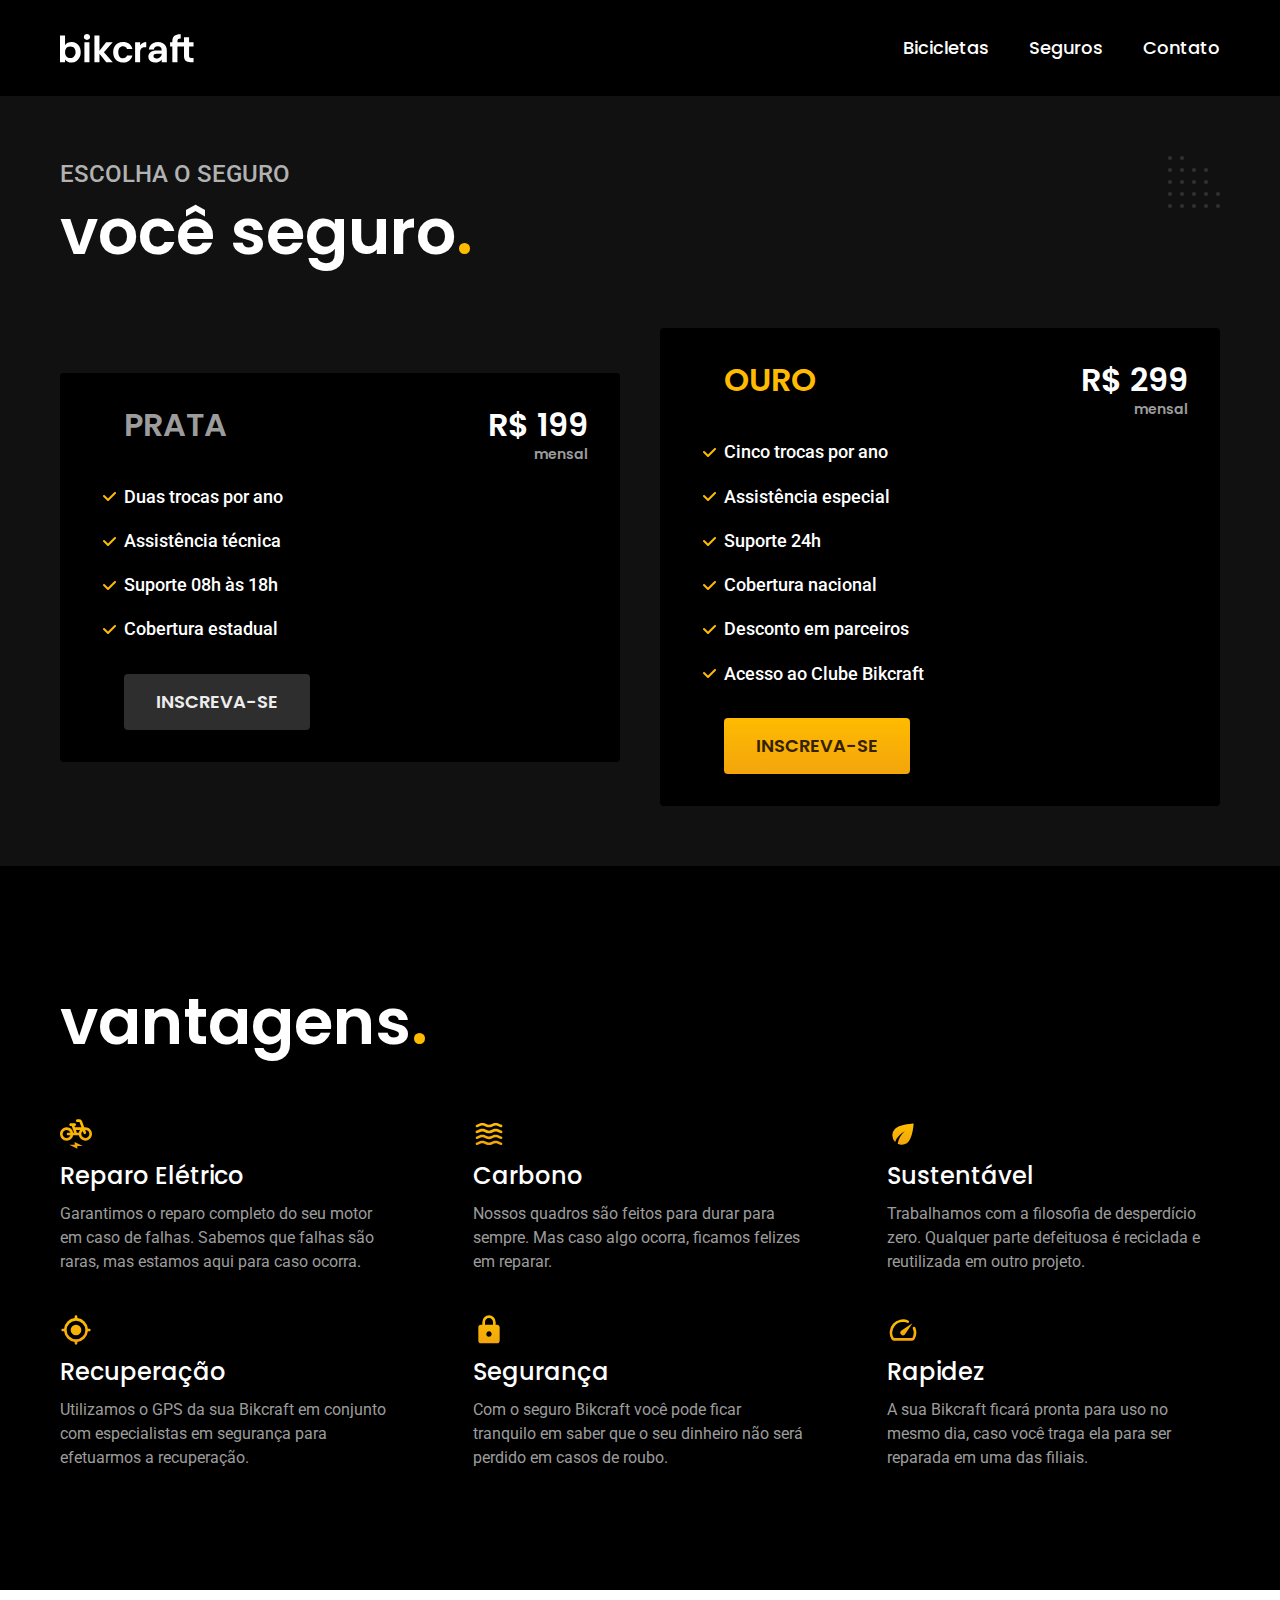
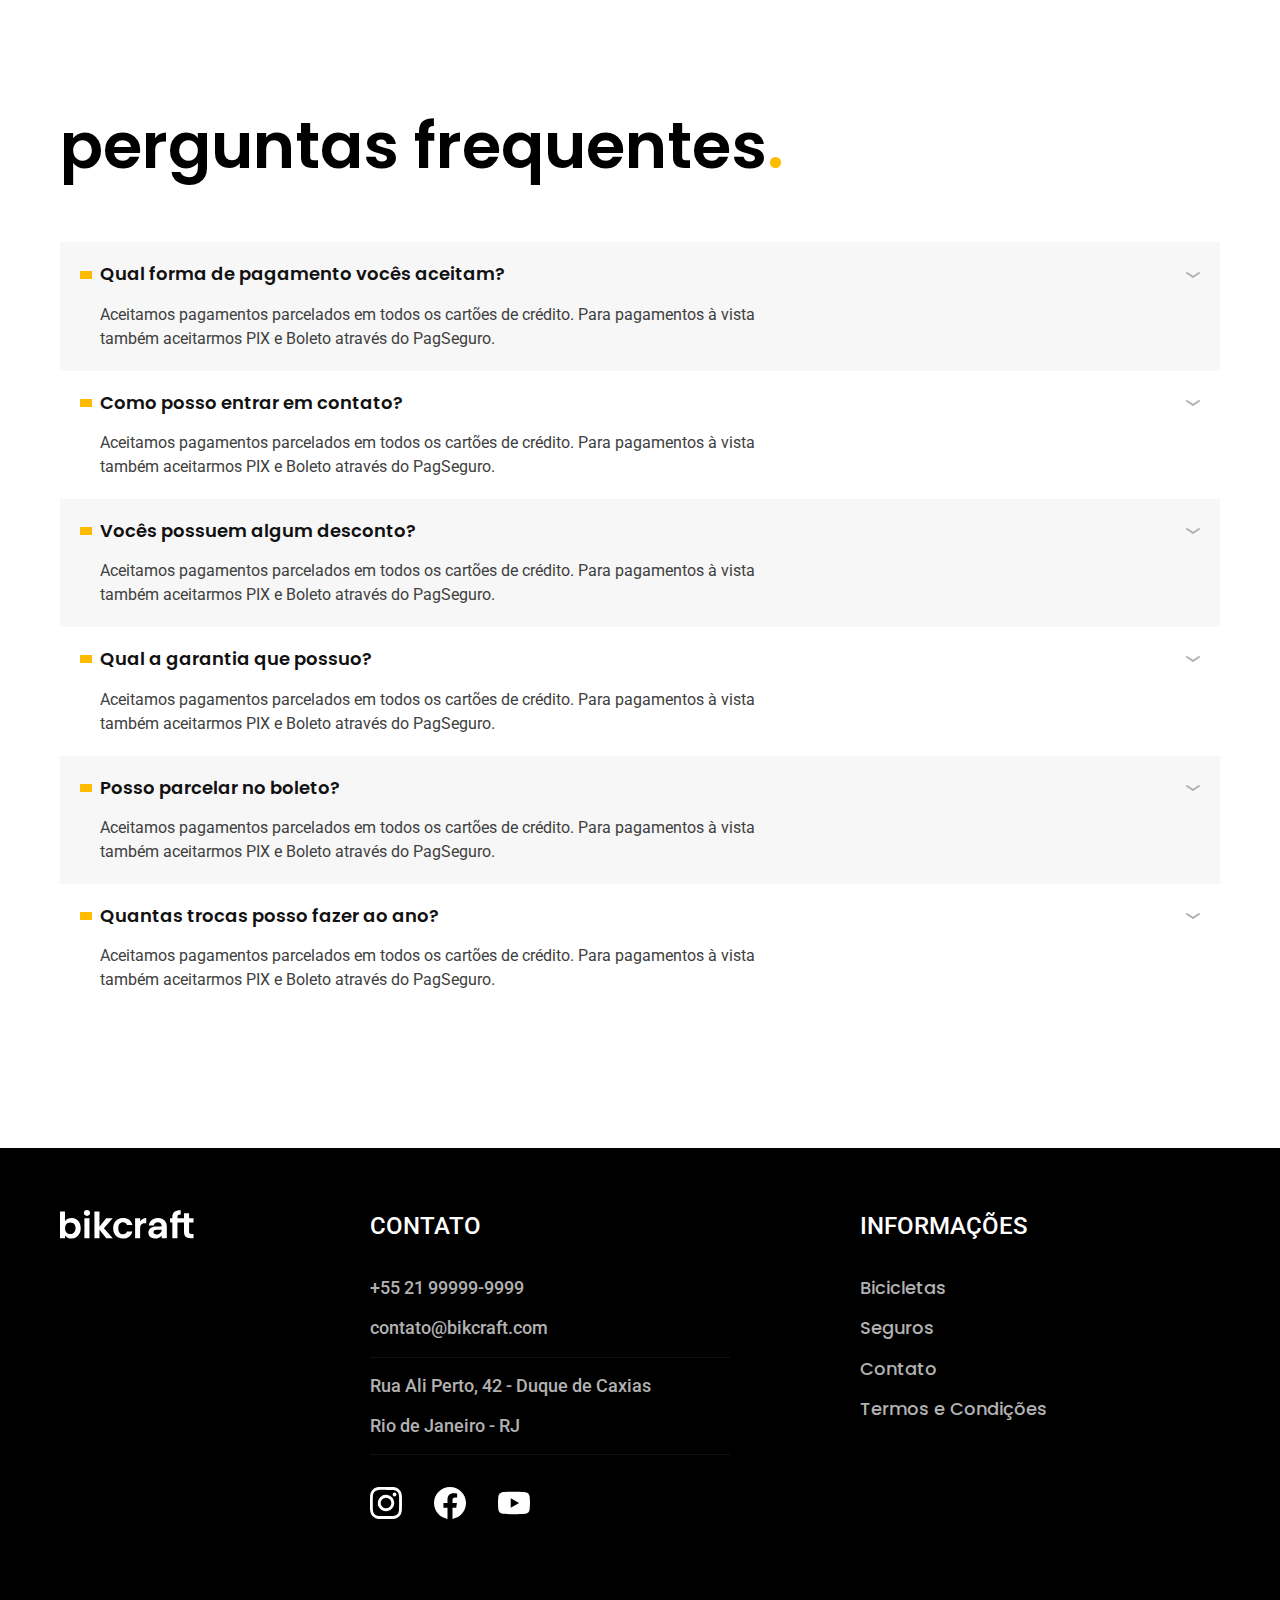
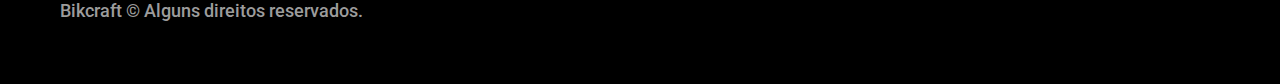
<file: seguros.html>
<!DOCTYPE html>
<html lang="pt-br">

<head>
  <meta charset="UTF-8">
  <meta name="viewport" content="width=device-width, initial-scale=1.0">
  <meta name="description" content="Seguros.">
  <title>Seguros | Bikcraft</title>
  <link rel="shortcut icon" href="./favicon.svg" type="image/svg+xml">
  <link rel="preload" href="./css/style.css" as="style">
  <link rel="stylesheet" href="./css/style.css">

  <link rel="preconnect" href="https://fonts.googleapis.com">
  <link rel="preconnect" href="https://fonts.gstatic.com" crossorigin>
  <link href="https://fonts.googleapis.com/css2?family=Merriweather:ital,wght@1,900&family=Poppins:wght@400;500;600&family=Roboto:wght@400;500;700&display=swap" rel="stylesheet">

</head>

<body id="seguros">
  <header class="header-bg">
    <div class="header container">
      <a href="./index.html">
        <img src="./img/bikcraft.svg" alt="bikcraft" width="136" height="32">
      </a>
      <nav>
        <ul class="header-menu font-1-m cor-0">
          <li><a href="./bicicletas.html">Bicicletas</a></li>
          <li><a href="./seguros.html">Seguros</a></li>
          <li><a href="./contato.html">Contato</a></li>
        </ul>
      </nav>
    </div>
  </header>

  <main class="seguros-bg">
    <div class="titulo">
      <div class="container">
        <p class="font-2-l-b cor-5">Escolha o seguro</p>
        <h2 class="font-1-xxl cor-0">você seguro<span class="cor-p1">.</span></h2>
      </div>
    </div>
    <div class="seguros container">
      <div class="seguros-item">
        <h3 class="font-1-xl cor-6">Prata</h3>
        <span class="font-1-xl cor-0">R$ 199 <span class="font-1-xs cor-6">mensal</span></span>
        <ul>
          <li class="font-2-m cor-0">Duas trocas por ano</li>
          <li class="font-2-m cor-0">Assistência técnica</li>
          <li class="font-2-m cor-0">Suporte 08h às 18h</li>
          <li class="font-2-m cor-0">Cobertura estadual</li>
        </ul>
        <a class="botao secundario" href="./orcamento.html">Inscreva-se</a>
      </div>
      <div class="seguros-item">
        <h3 class="font-1-xl cor-p1">Ouro</h3>
        <span class="font-1-xl cor-0">R$ 299 <span class="font-1-xs cor-6">mensal</span></span>
        <ul>
          <li class="font-2-m cor-0">Cinco trocas por ano</li>
          <li class="font-2-m cor-0">Assistência especial</li>
          <li class="font-2-m cor-0">Suporte 24h</li>
          <li class="font-2-m cor-0">Cobertura nacional</li>
          <li class="font-2-m cor-0">Desconto em parceiros</li>
          <li class="font-2-m cor-0">Acesso ao Clube Bikcraft</li>
        </ul>
        <a class="botao" href="./orcamento.html">Inscreva-se</a>
      </div>
    </div>
  </main>
  <article class="vantagens-bg">
    <div class="vantagens container">
      <h2 class="font-1-xxl cor-0">vantagens<span class="cor-p1">.</span></h2>
      <div class="vantagens-item">
        <ul class="font-2-s cor-6">
          <li><img src="./img/icones/eletrica.svg" alt="" width="32" height="32">
            <h3 class="font-1-l cor-0">Reparo Elétrico</h3>
            <p>Garantimos o reparo completo do seu motor em caso de falhas. Sabemos que falhas são raras, mas estamos aqui para caso ocorra.</p>
          </li>

          <li><img src="./img/icones/carbono.svg" alt="" width="32" height="32">
            <h3 class="font-1-l cor-0">Carbono</h3>
            <p>Nossos quadros são feitos para durar para sempre. Mas caso algo ocorra, ficamos felizes em reparar.</p>
          </li>

          <li><img src="./img/icones/sustentavel.svg" alt="" width="32" height="32">
            <h3 class="font-1-l cor-0">Sustentável</h3>
            <p>Trabalhamos com a filosofia de desperdício zero. Qualquer parte defeituosa é reciclada e reutilizada em outro projeto.</p>
          </li>

          <li><img src="./img/icones/rastreador.svg" alt="" width="32" height="32">
            <h3 class="font-1-l cor-0">Recuperação</h3>
            <p>Utilizamos o GPS da sua Bikcraft em conjunto com especialistas em segurança para efetuarmos a recuperação.</p>
          </li>

          <li><img src="./img/icones/seguro.svg" alt="" width="32" height="32">
            <h3 class="font-1-l cor-0">Segurança</h3>
            <p>Com o seguro Bikcraft você pode ficar tranquilo em saber que o seu dinheiro não será perdido em casos de roubo.</p>
          </li>

          <li><img src="./img/icones/velocidade.svg" alt="" width="32" height="32">
            <h3 class="font-1-l cor-0">Rapidez</h3>
            <p>A sua Bikcraft ficará pronta para uso no mesmo dia, caso você traga ela para ser reparada em uma das filiais.</p>
          </li>
        </ul>
      </div>
    </div>
  </article>

  <article>
    <div class="perguntas container">
      <h2 class="font-1-xxl cor-12">perguntas frequentes<span class="cor-p1">.</span></h2>
      <dl>
        <div>
          <dt class="font-1-m-b cor-11">Qual forma de pagamento vocês aceitam?
          </dt>
          <dd class="font-2-s cor-9">Aceitamos pagamentos parcelados em todos os cartões de crédito. Para pagamentos à vista também aceitarmos PIX e Boleto através do PagSeguro.</dd>
        </div>
        <div>
          <dt class="font-1-m-b cor-11">Como posso entrar em contato?</dt>
          <dd class="font-2-s cor-9">Aceitamos pagamentos parcelados em todos os cartões de crédito. Para pagamentos à vista também aceitarmos PIX e Boleto através do PagSeguro.
          </dd>
        </div>
        <div>
          <dt class="font-1-m-b cor-11">Vocês possuem algum desconto?</dt>
          <dd class="font-2-s cor-9">Aceitamos pagamentos parcelados em todos os cartões de crédito. Para pagamentos à vista também aceitarmos PIX e Boleto através do PagSeguro.
          </dd>
        </div>
        <div>
          <dt class="font-1-m-b cor-11">Qual a garantia que possuo?</dt>
          <dd class="font-2-s cor-9">Aceitamos pagamentos parcelados em todos os cartões de crédito. Para pagamentos à vista também aceitarmos PIX e Boleto através do PagSeguro.
          </dd>
        </div>
        <div>
          <dt class="font-1-m-b cor-11">Posso parcelar no boleto?</dt>
          <dd class="font-2-s cor-9">Aceitamos pagamentos parcelados em todos os cartões de crédito. Para pagamentos à vista também aceitarmos PIX e Boleto através do PagSeguro.
          </dd>
        </div>
        <div>
          <dt class="font-1-m-b cor-11">Quantas trocas posso fazer ao ano?</dt>
          <dd class="font-2-s cor-9">Aceitamos pagamentos parcelados em todos os cartões de crédito. Para pagamentos à vista também aceitarmos PIX e Boleto através do PagSeguro.
          </dd>
        </div>
      </dl>
    </div>
  </article>


  <footer class="footer-bg">
    <div class="footer container">
      <img src="./img/bikcraft.svg" alt="bikcraft" width="136" height="32">
      <div class="footer-contato">
        <h3 class="font-2-l-b cor-0">Contato</h3>
        <ul class="font-2-m cor-5">
          <li><a href="tel:+5521999999999">+55 21 99999-9999</a></li>
          <li><a href="mailto:contato@bikcraft.com">contato@bikcraft.com</a></li>
          <li>Rua Ali Perto, 42 - Duque de Caxias</li>
          <li>Rio de Janeiro - RJ</li>
        </ul>
        <div class="footer-redes">
          <a href="https://www.instagram.com/brunocavalini" target="_blank" rel="external"><img src="./img/redes/instagram.svg" alt="Instagram" width="32" height="32"></a>
          <a href="https://www.fb.com/brcavalini" target="_blank" rel="external"><img src="./img/redes/facebook.svg" alt="Facebook" width="32" height="32"></a>
          <a href="https://www.youtube.com/brunocavalini" target="_blank" rel="external"><img src="./img/redes/youtube.svg" alt="Youtube" width="32" height="32"></a>
        </div>
      </div>
      <div class="footer-informacoes">
        <h3 class="font-2-l-b cor-0">Informações</h3>
        <nav>
          <ul class="font-1-m cor-5">
            <li><a href="./bicicletas.html">Bicicletas</a></li>
            <li><a href="./seguros.html">Seguros</a></li>
            <li><a href="./contato.html">Contato</a></li>
            <li><a href="./termos.html">Termos e Condições</a></li>
          </ul>
        </nav>
      </div>
      <p class="footer-copy font-2-m cor-6">Bikcraft © Alguns direitos reservados.</p>
    </div>
  </footer>
</body>

</html>
</file>
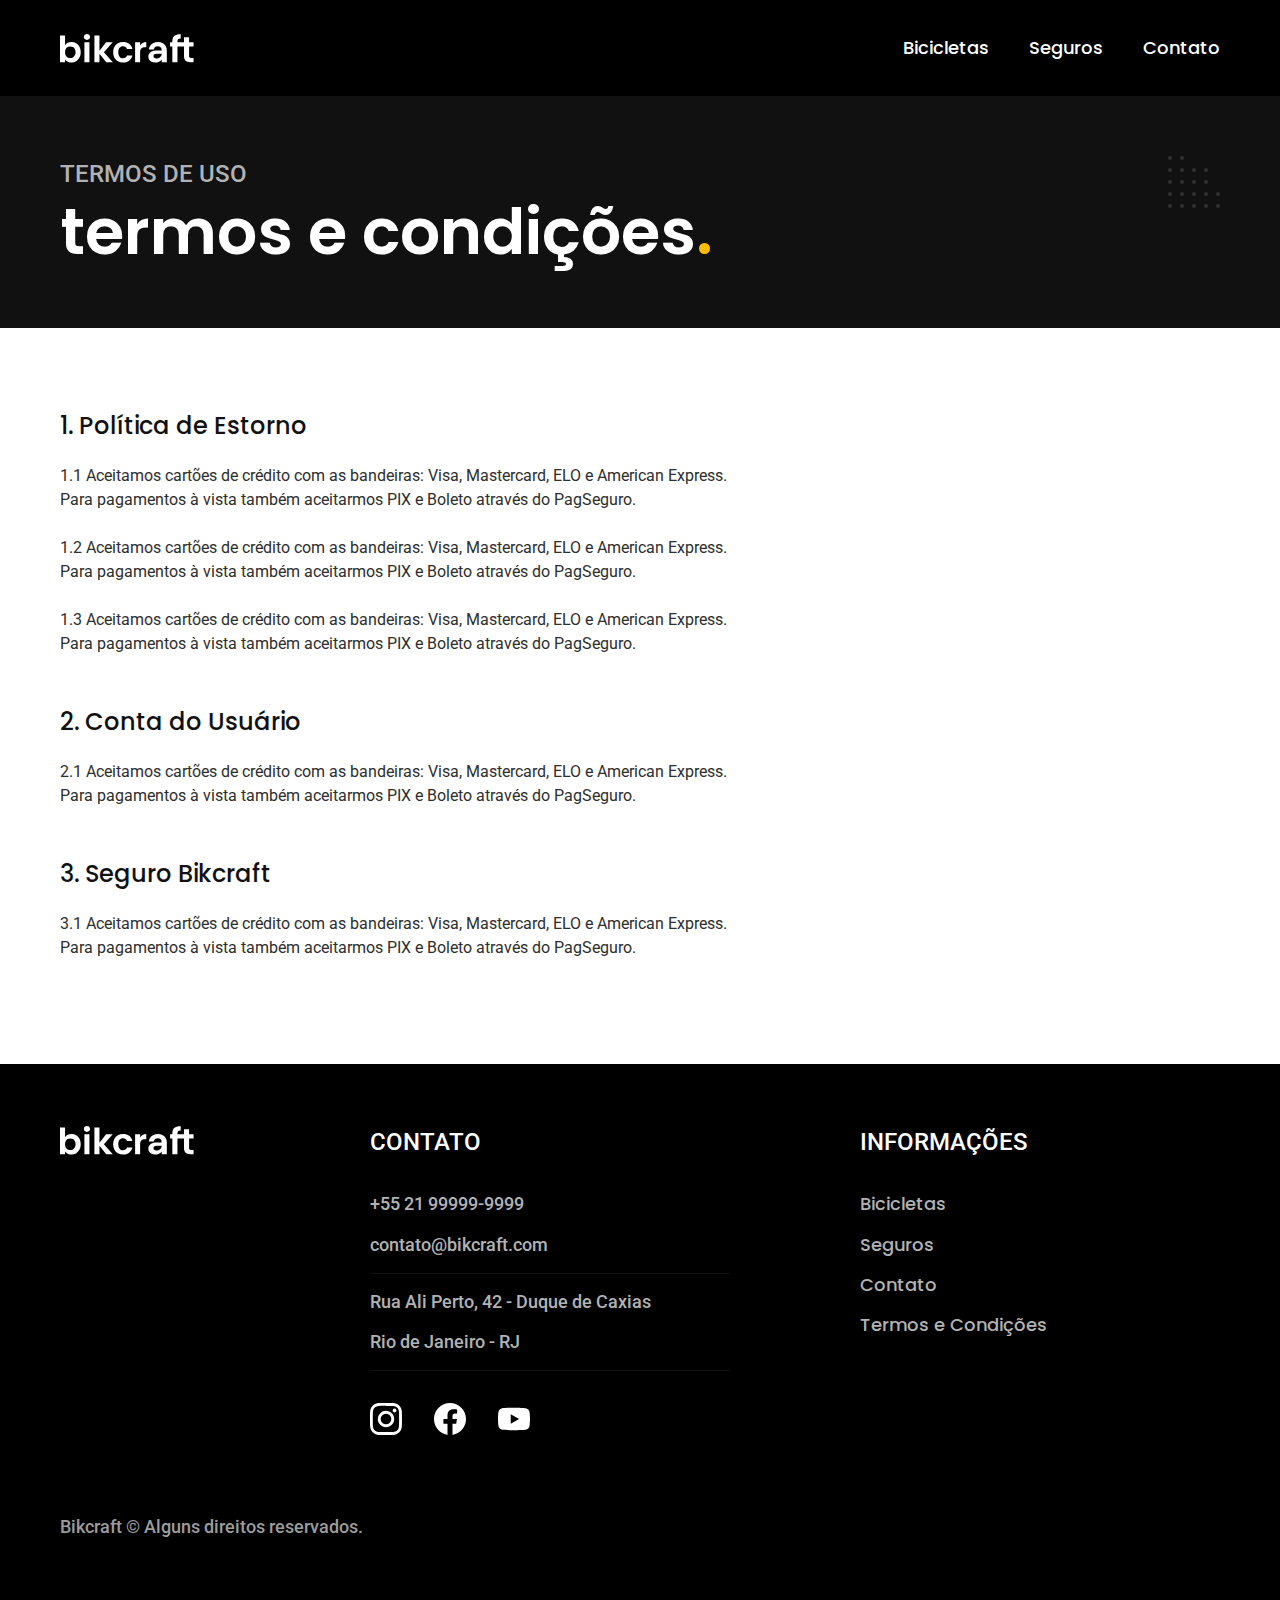
<file: termos.html>
<!DOCTYPE html>
<html lang="pt-br">

<head>
  <meta charset="UTF-8">
  <meta name="viewport" content="width=device-width, initial-scale=1.0">
  <title>Termos e condições | Bikcraft </title>
  <link rel="shortcut icon" href="./favicon.svg" type="image/svg+xml">
  <link rel="preload" href="./css/style.css" as="style">
  <link rel="stylesheet" href="./css/style.css">

  <link rel="preconnect" href="https://fonts.googleapis.com">
  <link rel="preconnect" href="https://fonts.gstatic.com" crossorigin>
  <link href="https://fonts.googleapis.com/css2?family=Merriweather:ital,wght@1,900&family=Poppins:wght@400;500;600&family=Roboto:wght@400;500;700&display=swap" rel="stylesheet">

</head>

<body id="termos">
  <header class="header-bg">
    <div class="header container">
      <a href="./index.html">
        <img src="./img/bikcraft.svg" alt="bikcraft" width="136" height="32">
      </a>
      <nav>
        <ul class="header-menu font-1-m cor-0">
          <li><a href="./bicicletas.html">Bicicletas</a></li>
          <li><a href="./seguros.html">Seguros</a></li>
          <li><a href="./contato.html">Contato</a></li>
        </ul>
      </nav>
    </div>
  </header>

  <main>
    <div class="titulo">
      <div class="container">
        <p class="font-2-l-b cor-5">Termos de uso</p>
        <h1 class="font-1-xxl cor-0">termos e condições<span class="cor-p1">.</span></h1>
      </div>
    </div>

    <div class="termos font-2-s cor-10 container">
      <h2 class="font-1-l cor-11">1. Política de Estorno</h2>
      <p>1.1 Aceitamos cartões de crédito com as bandeiras: Visa, Mastercard, ELO e American Express. Para pagamentos à vista também aceitarmos PIX e Boleto através do PagSeguro.</p>
      <p>1.2 Aceitamos cartões de crédito com as bandeiras: Visa, Mastercard, ELO e American Express. Para pagamentos à vista também aceitarmos PIX e Boleto através do PagSeguro.</p>
      <p>1.3 Aceitamos cartões de crédito com as bandeiras: Visa, Mastercard, ELO e American Express. Para pagamentos à vista também aceitarmos PIX e Boleto através do PagSeguro.</p>
      <h2 class="font-1-l cor-11">2. Conta do Usuário</h2>
      <p>2.1 Aceitamos cartões de crédito com as bandeiras: Visa, Mastercard, ELO e American Express. Para pagamentos à vista também aceitarmos PIX e Boleto através do PagSeguro.</p>
      <h2 class="font-1-l cor-11">3. Seguro Bikcraft</h2>
      <p>3.1 Aceitamos cartões de crédito com as bandeiras: Visa, Mastercard, ELO e American Express. Para pagamentos à vista também aceitarmos PIX e Boleto através do PagSeguro.</p>
    </div>
  </main>

  <footer class="footer-bg">
    <div class="footer container">
      <img src="./img/bikcraft.svg" alt="bikcraft" width="136" height="32">
      <div class="footer-contato">
        <h3 class="font-2-l-b cor-0">Contato</h3>
        <ul class="font-2-m cor-5">
          <li><a href="tel:+5521999999999">+55 21 99999-9999</a></li>
          <li><a href="mailto:contato@bikcraft.com">contato@bikcraft.com</a></li>
          <li>Rua Ali Perto, 42 - Duque de Caxias</li>
          <li>Rio de Janeiro - RJ</li>
        </ul>
        <div class="footer-redes">
          <a href="https://www.instagram.com/brunocavalini" target="_blank" rel="external"><img src="./img/redes/instagram.svg" alt="Instagram" width="32" height="32"></a>
          <a href="https://www.fb.com/brcavalini" target="_blank" rel="external"><img src="./img/redes/facebook.svg" alt="Facebook" width="32" height="32"></a>
          <a href="https://www.youtube.com/brunocavalini" target="_blank" rel="external"><img src="./img/redes/youtube.svg" alt="Youtube" width="32" height="32"></a>
        </div>
      </div>
      <div class="footer-informacoes">
        <h3 class="font-2-l-b cor-0">Informações</h3>
        <nav>
          <ul class="font-1-m cor-5">
            <li><a href="./bicicletas.html">Bicicletas</a></li>
            <li><a href="./seguros.html">Seguros</a></li>
            <li><a href="./contato.html">Contato</a></li>
            <li><a href="./termos.html">Termos e Condições</a></li>
          </ul>
        </nav>
      </div>
      <p class="footer-copy font-2-m cor-6">Bikcraft © Alguns direitos reservados.</p>
    </div>
  </footer>
</body>

</html>
</file>
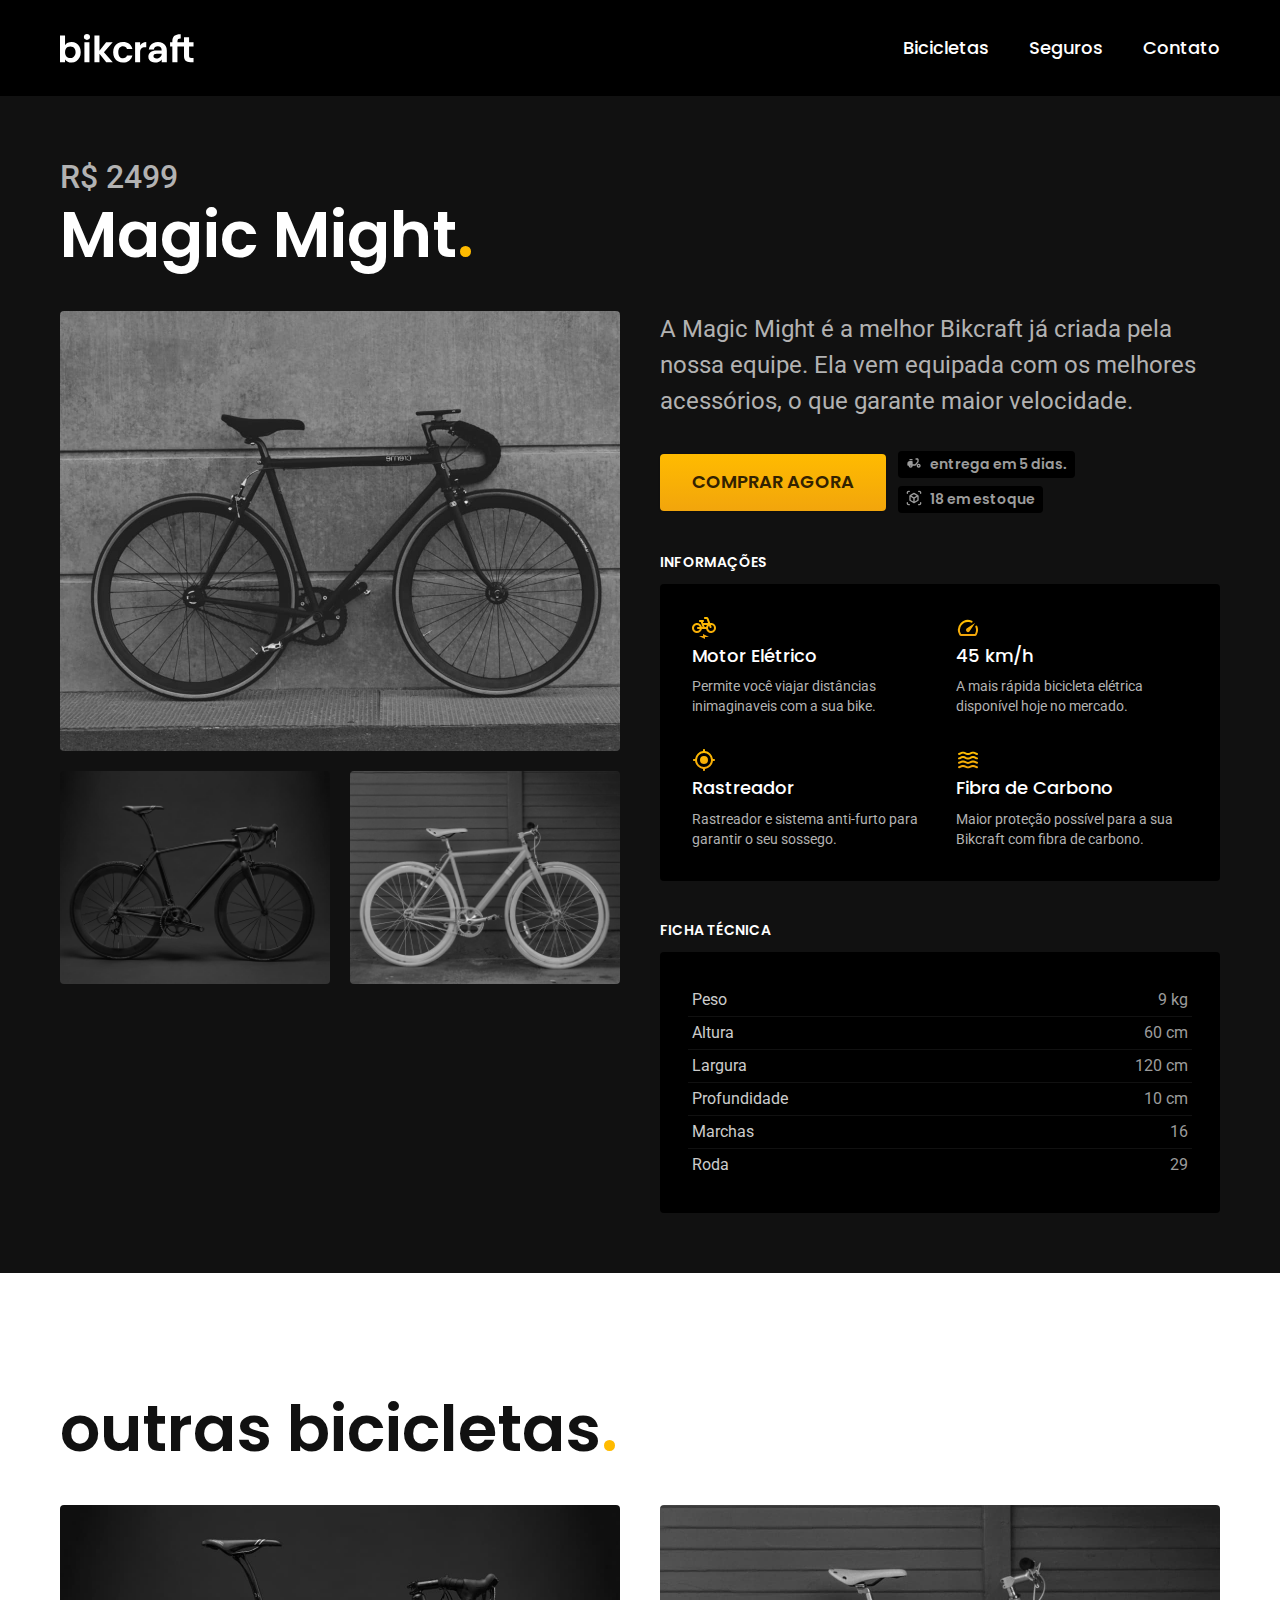
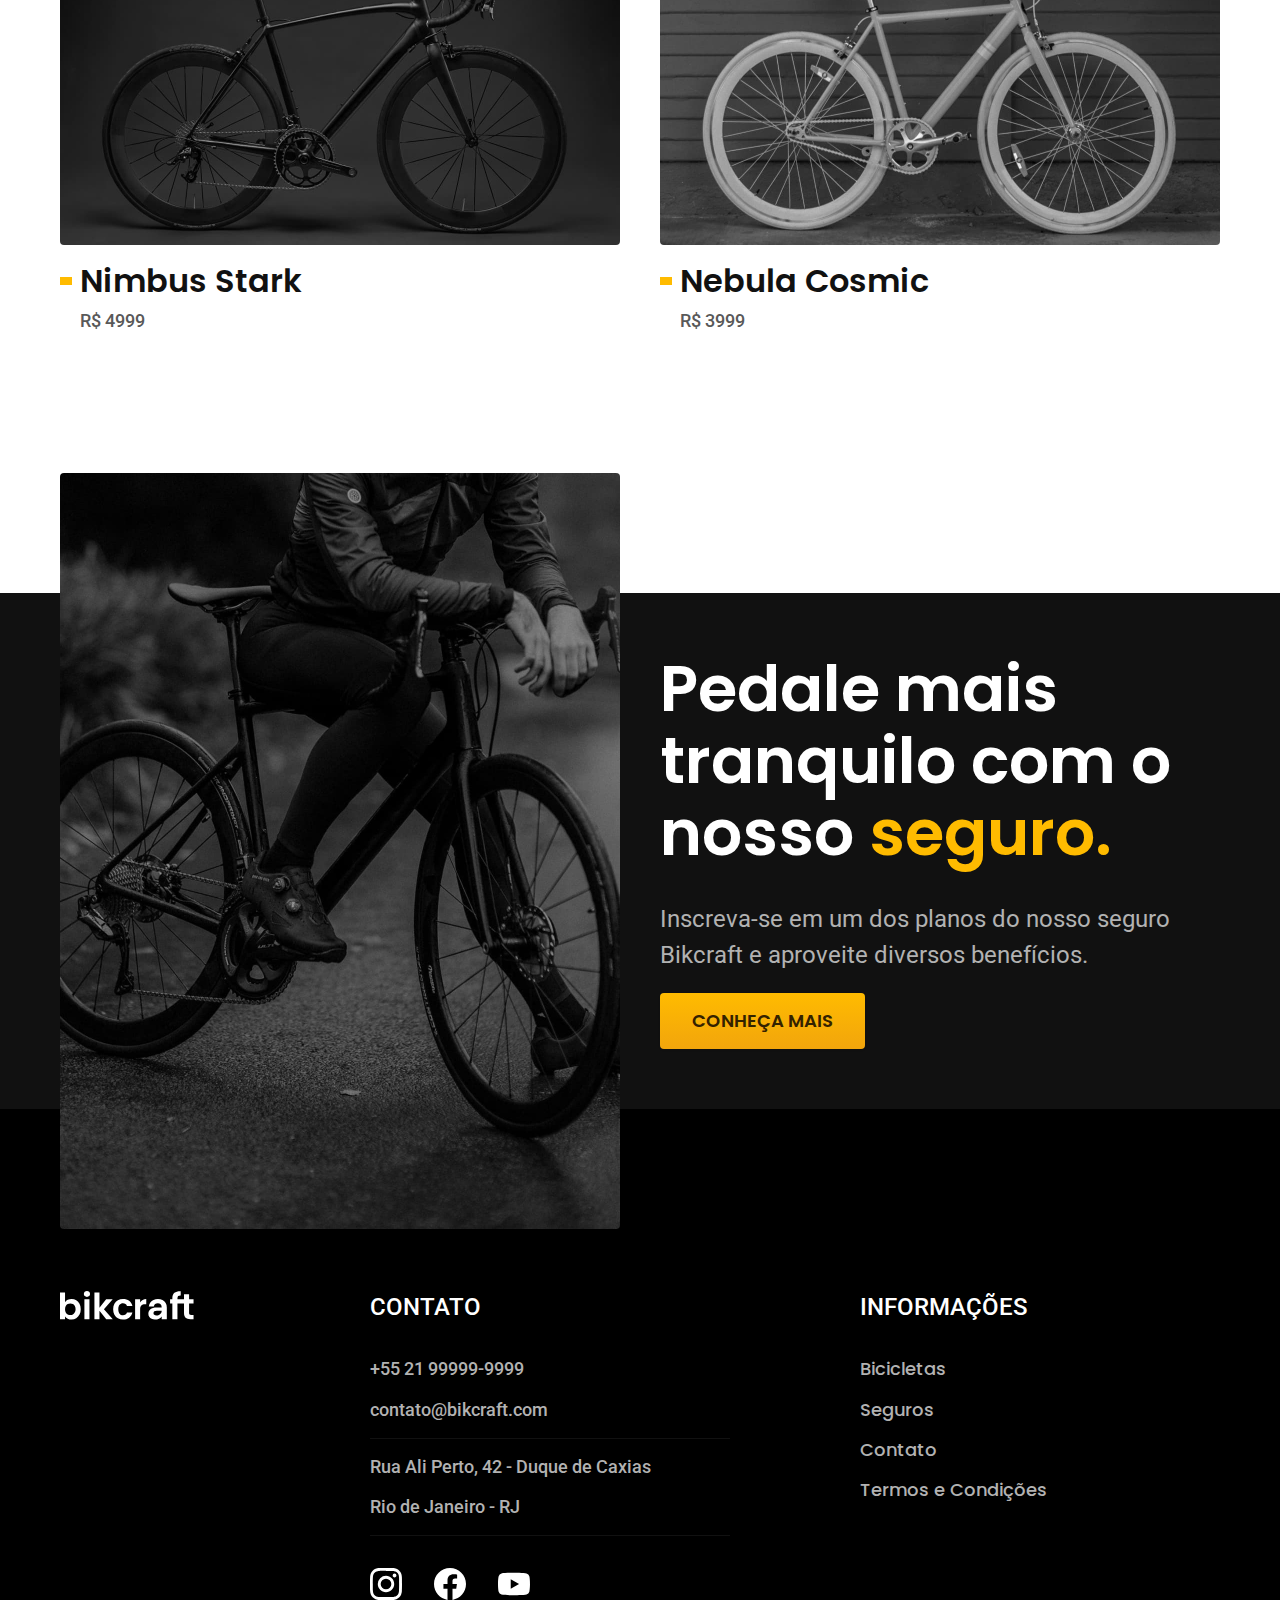
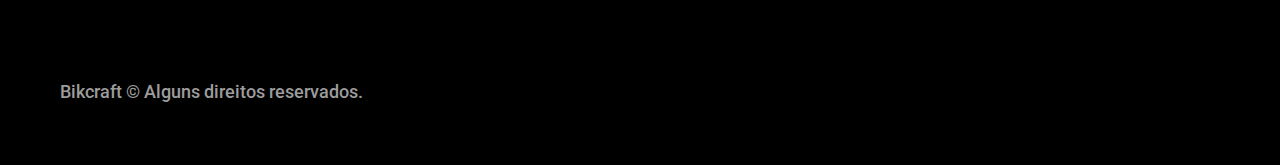
<file: bicicletas/magic.html>
<!DOCTYPE html>
<html lang="pt-br">
<head>
  <meta charset="UTF-8">
  <meta name="viewport" content="width=device-width, initial-scale=1.0">
  <title>Magic Might | Bikcraft </title>
  <link rel="shortcut icon" href="../favicon.svg" type="image/svg+xml">
  <link rel="stylesheet" href="../css/style.css">
  
  <link rel="preconnect" href="https://fonts.googleapis.com">
  <link rel="preconnect" href="https://fonts.gstatic.com" crossorigin>
  <link href="https://fonts.googleapis.com/css2?family=Merriweather:ital,wght@1,900&family=Poppins:wght@400;500;600&family=Roboto:wght@400;500;700&display=swap" rel="stylesheet">

</head>
<body id="bicicleta">
  <header class="header-bg">
    <div class="header container">
      <a href="../index.html">
        <img src="../img/bikcraft.svg" alt="bikcraft" width="136" height="32">
      </a>
      <nav>
        <ul class="header-menu font-1-m cor-0">
          <li><a href="../bicicletas.html">Bicicletas</a></li>
          <li><a href="../seguros.html">Seguros</a></li>
          <li><a href="../contato.html">Contato</a></li>
        </ul>
      </nav>
    </div>
  </header>
  
  <main class="bicicleta-bg">
    <div class="bicicleta container">
      <div class="bicicleta-titulo">
        <span class="font-2-xl cor-5">R$ 2499</span>
        <h1 class="font-1-xxl cor-0">Magic Might<span class="cor-p1">.</span></h1>
      </div>
    
    
        <div class="bicicleta-imagem">
          <img class="nimbus-1" src="../img/bicicleta/nimbus2.jpg" alt="Bicicleta Preta" width="560" height="440">
          <img class="nimbus-2" src="../img/bicicleta/nimbus1.jpg" alt="Bicicleta Preta" width="560" height="440">
          <img class="nimbus-3" src="../img/bicicleta/nimbus3.jpg" alt="Bicicleta Preta" width="560" height="440">
        </div>
        <div class="bicicleta-conteudo">
          <p class="font-2-l cor-5">A Magic Might é a melhor Bikcraft já criada pela nossa equipe. Ela vem equipada com os melhores acessórios, o que garante maior velocidade.</p>
          <div class="bicicleta-comprar">
            <a class="botao" href="../orcamento.html">Comprar agora</a>
            <span class="font-1-xs cor-6"><img src="../img/icones/entrega.svg" alt="" width="16" height="16">entrega em 5 dias.</span>
            <span class="font-1-xs cor-6"><img src="../img/icones/estoque.svg" alt="" width="16" height="16">18 em estoque</span>
          </div>
          <h2 class="font-1-xs cor-0">Informações</h2>
          <ul class="bicicleta-informacoes">
            <li>
              <img src="../img/icones/eletrica.svg" alt="" width="24" height="24">
              <h3 class="font-1-m cor-0">Motor Elétrico</h3>
              <p class="font-2-xs cor-5">Permite você viajar distâncias inimaginaveis com a sua bike.</p>
            </li>
            <li>
              <img src="../img/icones/velocidade.svg" alt="" width="24" height="24">
              <h3 class="font-1-m cor-0">45 km/h</h3>
              <p class="font-2-xs cor-5">A mais rápida bicicleta elétrica disponível hoje no mercado.</p>
            </li>
            <li>
              <img src="../img/icones/rastreador.svg" alt="" width="24" height="24">
              <h3 class="font-1-m cor-0">Rastreador</h3>
              <p class="font-2-xs cor-5">Rastreador e sistema anti-furto para garantir o seu sossego.</p>
            </li>
            
            <li>
              <img src="../img/icones/carbono.svg" alt="" width="24" height="24">
              <h3 class="font-1-m cor-0">Fibra de Carbono</h3>
              <p class="font-2-xs cor-5">Maior proteção possível para a sua Bikcraft com fibra de carbono.</p>
            </li>
          </ul>
          <h2 class="font-1-xs cor-0">Ficha técnica</h2>
          <ul class="bicicleta-ficha font-2-s cor-4">
            <li>Peso  <span class="cor-6">9 kg</span></li>
            <li>Altura  <span class="cor-6">60 cm</span></li>
            <li>Largura  <span class="cor-6">120 cm</span></li>
            <li>Profundidade  <span class="cor-6">10 cm</span></li>
            <li>Marchas  <span class="cor-6">16</span></li>
            <li>Roda  <span class="cor-6">29</span></li>
          </ul>
        </div>
    </div>
  </main>
  <article class="bicicletas-lista container">
    
    <h2 class="font-1-xxl cor-11">outras bicicletas<span class="cor-p1">.</span></h2>
    
    <ul>
      <li>
        <a href="../bicicletas/nimbus.html">
          <img src="../img/bicicletas/nimbus.jpg" alt="Bicicleta eletrica preta Magic Might" width="1120" height="680">
          <h3 class="font-1-xl cor-11">Nimbus Stark</h3>
          <span class="font-2-m cor-8">R$ 4999</span>
        </a>
      </li>
      <li>
        <a href="../bicicletas/nebula.html">
          <img src="../img/bicicletas/nebula.jpg" alt="Bicicleta Eletrica Nebula Cosmic" width="1120" height="680">
          <h3 class="font-1-xl cor-11">Nebula Cosmic</h3>
          <span class="font-2-m cor-8">R$ 3999</span>
        </a>
      </li>
    </ul>
  </article>

  <main class="seguro-bg">
    <div class="seguro container">
      <div class="seguro-imagem">
        <img src="../img/fotos/seguros.jpg" alt="Bicicleta elétrica preta" width="1360" height="1512">
      </div>
      <div class="seguro-conteudo">
        <h2 class="font-1-xxl cor-0">Pedale mais tranquilo com o nosso <span class="cor-p1">seguro.</span></h1>
        <p class="font-2-l cor-5">Inscreva-se em um dos planos do nosso seguro Bikcraft e aproveite diversos benefícios.</p>
        <a class="botao" href="./bicicletas.html">Conheça mais</a>
      </div>
      
    </div>
  </main>

    <footer class="footer-bg">
      <div class="footer container">
        <img src="../img/bikcraft.svg" alt="bikcraft" width="136" height="32">
        <div class="footer-contato">
          <h3 class="font-2-l-b cor-0">Contato</h3>
          <ul class="font-2-m cor-5">
            <li><a href="tel:+5521999999999">+55 21 99999-9999</a></li>
            <li><a href="mailto:contato@bikcraft.com">contato@bikcraft.com</a></li>
            <li>Rua Ali Perto, 42 - Duque de Caxias</li>
            <li>Rio de Janeiro - RJ</li>
          </ul>
          <div class="footer-redes">
            <a href="https://www.instagram.com/brunocavalini" target="_blank" rel="external"><img src="../img/redes/instagram.svg" alt="Instagram" width="32" height="32"></a>
            <a href="https://www.fb.com/brcavalini" target="_blank" rel="external"><img src="../img/redes/facebook.svg" alt="Facebook" width="32" height="32"></a>
            <a href="https://www.youtube.com/brunocavalini" target="_blank" rel="external"><img src="../img/redes/youtube.svg" alt="Youtube" width="32" height="32"></a>
          </div>
        </div>
        <div class="footer-informacoes">
          <h3 class="font-2-l-b cor-0">Informações</h3>
          <nav>
            <ul class="font-1-m cor-5">
              <li><a href="../bicicletas.html">Bicicletas</a></li>
              <li><a href="../seguros.html">Seguros</a></li>
              <li><a href="../contato.html">Contato</a></li>
              <li><a href="../termos.html">Termos e Condições</a></li>
            </ul>
          </nav>
        </div>
        <p class="footer-copy font-2-m cor-6">Bikcraft © Alguns direitos reservados.</p>
      </div>
    </footer>
</body>
</html>
</file>
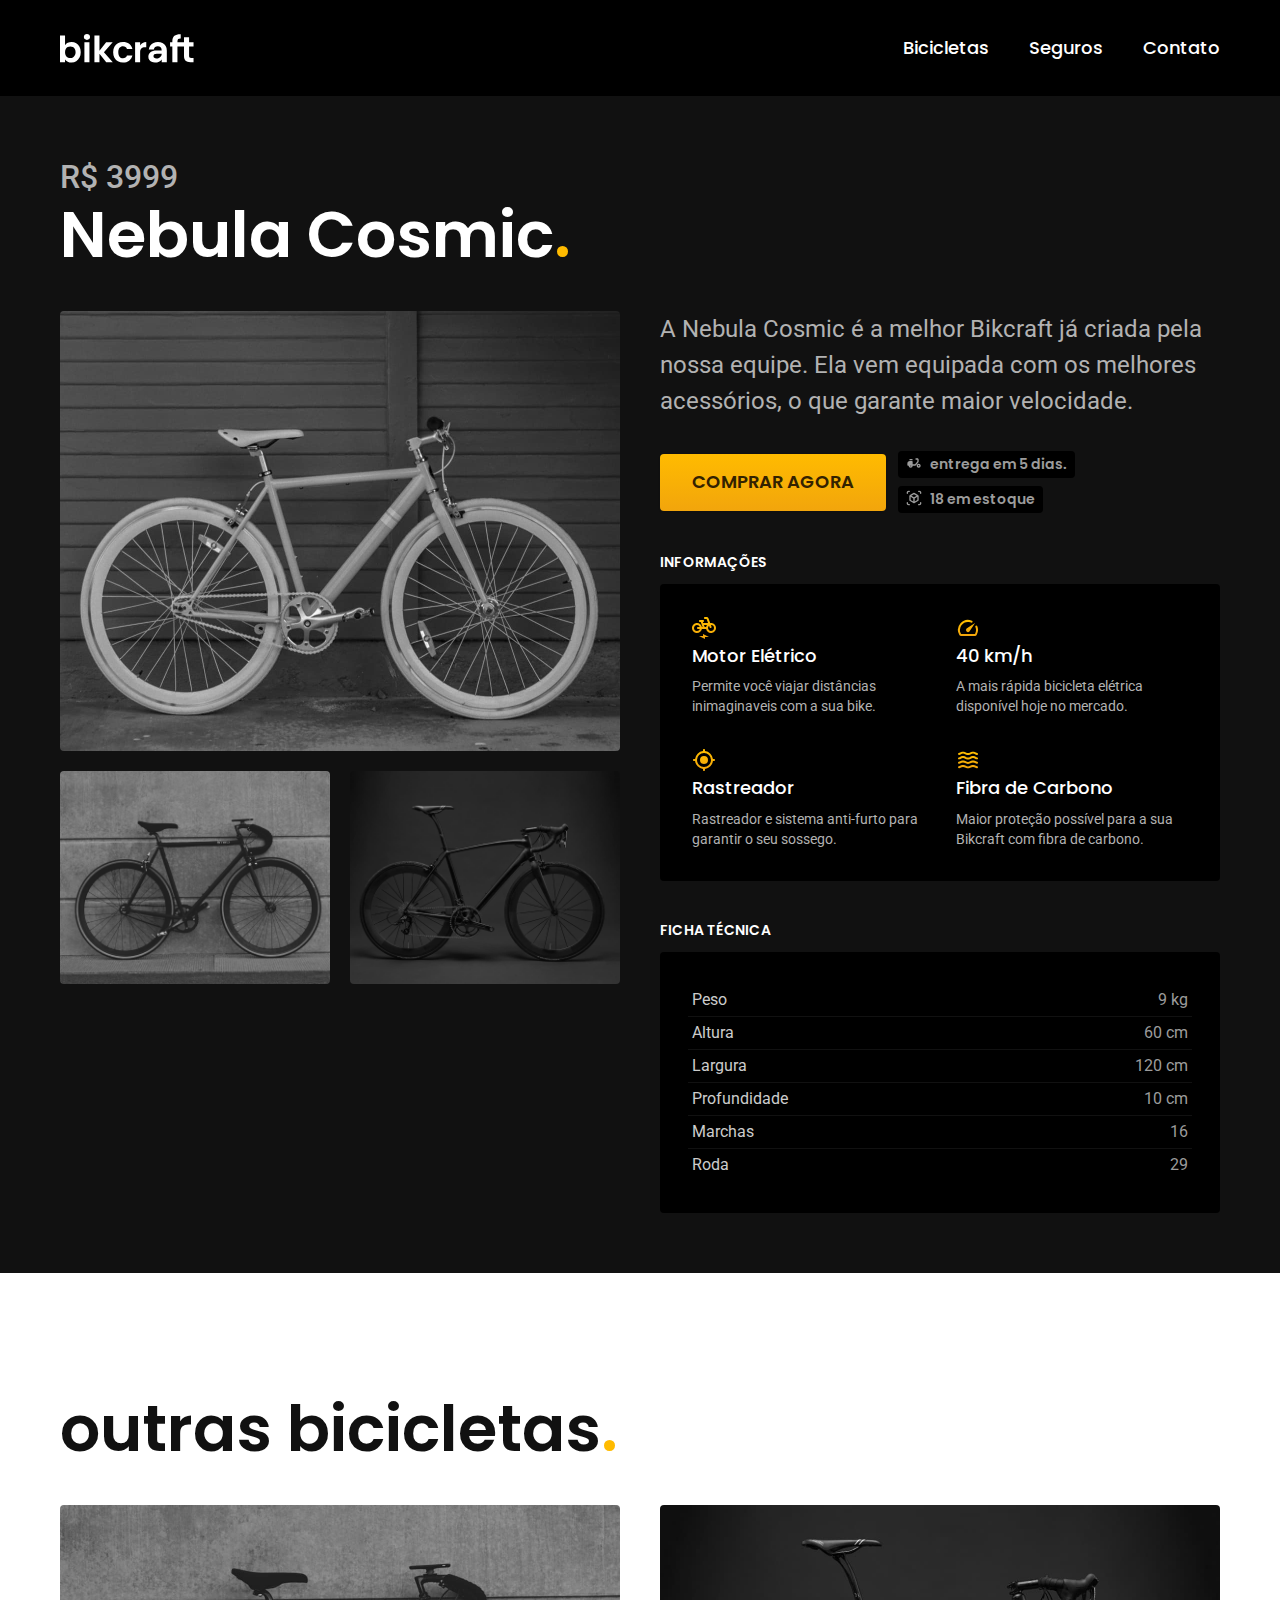
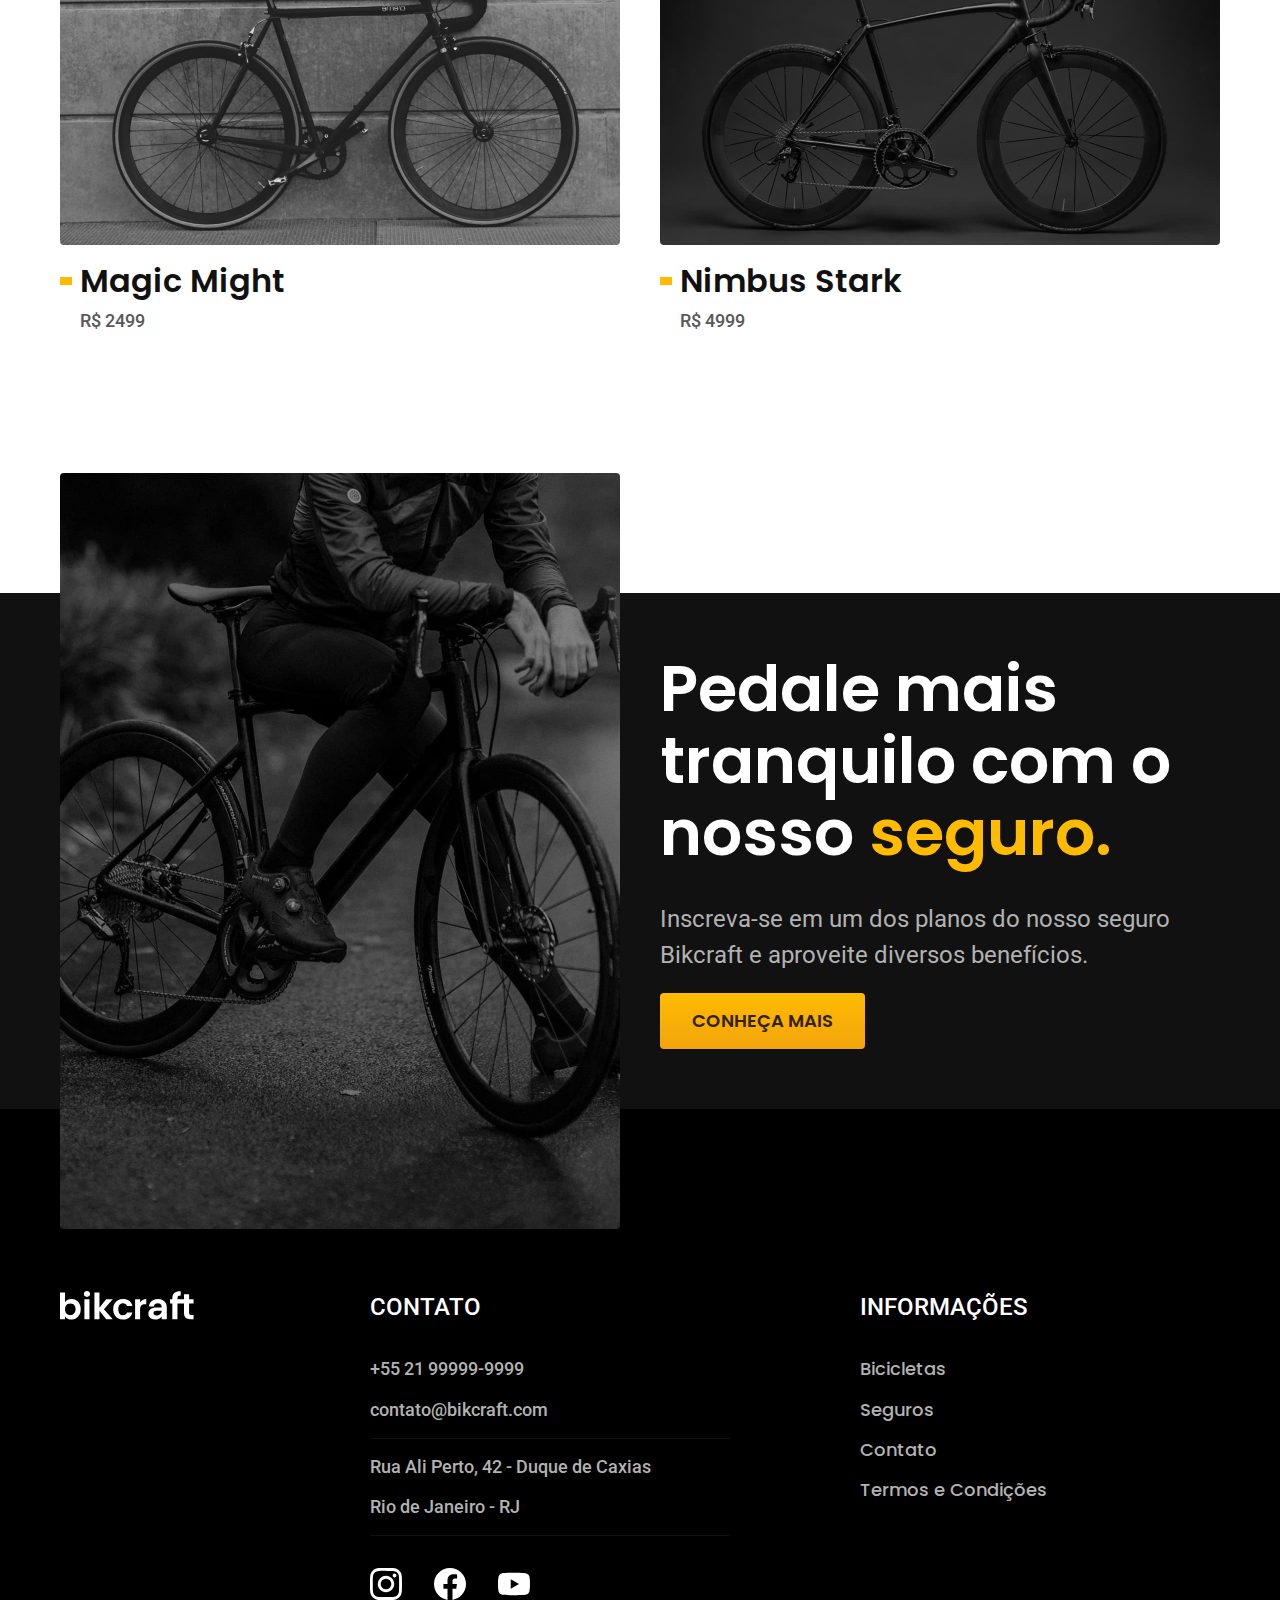
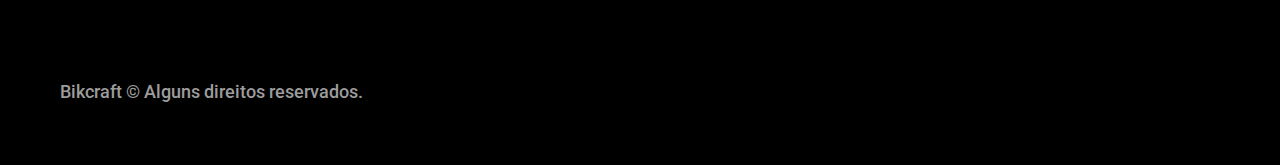
<file: bicicletas/nebula.html>
<!DOCTYPE html>
<html lang="pt-br">
<head>
  <meta charset="UTF-8">
  <meta name="viewport" content="width=device-width, initial-scale=1.0">
  <title>Nebula Cosmic | Bikcraft </title>
  <link rel="shortcut icon" href="../favicon.svg" type="image/svg+xml">
  <link rel="stylesheet" href="../css/style.css">
  
  <link rel="preconnect" href="https://fonts.googleapis.com">
  <link rel="preconnect" href="https://fonts.gstatic.com" crossorigin>
  <link href="https://fonts.googleapis.com/css2?family=Merriweather:ital,wght@1,900&family=Poppins:wght@400;500;600&family=Roboto:wght@400;500;700&display=swap" rel="stylesheet">

</head>
<body id="bicicleta">
  <header class="header-bg">
    <div class="header container">
      <a href="../index.html">
        <img src="../img/bikcraft.svg" alt="bikcraft" width="136" height="32">
      </a>
      <nav>
        <ul class="header-menu font-1-m cor-0">
          <li><a href="../bicicletas.html">Bicicletas</a></li>
          <li><a href="../seguros.html">Seguros</a></li>
          <li><a href="../contato.html">Contato</a></li>
        </ul>
      </nav>
    </div>
  </header>
  
  <main class="bicicleta-bg">
    <div class="bicicleta container">
      <div class="bicicleta-titulo">
        <span class="font-2-xl cor-5">R$ 3999</span>
        <h1 class="font-1-xxl cor-0">Nebula Cosmic<span class="cor-p1">.</span></h1>
      </div>
    
    
        <div class="bicicleta-imagem">
          <img class="nimbus-1" src="../img/bicicleta/nimbus3.jpg" alt="Bicicleta Preta" width="560" height="440">
          <img class="nimbus-2" src="../img/bicicleta/nimbus2.jpg" alt="Bicicleta Preta" width="560" height="440">
          <img class="nimbus-3" src="../img/bicicleta/nimbus1.jpg" alt="Bicicleta Preta" width="560" height="440">
        </div>
        <div class="bicicleta-conteudo">
          <p class="font-2-l cor-5">A Nebula Cosmic é a melhor Bikcraft já criada pela nossa equipe. Ela vem equipada com os melhores acessórios, o que garante maior velocidade.</p>
          <div class="bicicleta-comprar">
            <a class="botao" href="../orcamento.html">Comprar agora</a>
            <span class="font-1-xs cor-6"><img src="../img/icones/entrega.svg" alt="" width="16" height="16">entrega em 5 dias.</span>
            <span class="font-1-xs cor-6"><img src="../img/icones/estoque.svg" alt="" width="16" height="16">18 em estoque</span>
          </div>
          <h2 class="font-1-xs cor-0">Informações</h2>
          <ul class="bicicleta-informacoes">
            <li>
              <img src="../img/icones/eletrica.svg" alt="" width="24" height="24">
              <h3 class="font-1-m cor-0">Motor Elétrico</h3>
              <p class="font-2-xs cor-5">Permite você viajar distâncias inimaginaveis com a sua bike.</p>
            </li>
            <li>
              <img src="../img/icones/velocidade.svg" alt="" width="24" height="24">
              <h3 class="font-1-m cor-0">40 km/h</h3>
              <p class="font-2-xs cor-5">A mais rápida bicicleta elétrica disponível hoje no mercado.</p>
            </li>
            <li>
              <img src="../img/icones/rastreador.svg" alt="" width="24" height="24">
              <h3 class="font-1-m cor-0">Rastreador</h3>
              <p class="font-2-xs cor-5">Rastreador e sistema anti-furto para garantir o seu sossego.</p>
            </li>
            
            <li>
              <img src="../img/icones/carbono.svg" alt="" width="24" height="24">
              <h3 class="font-1-m cor-0">Fibra de Carbono</h3>
              <p class="font-2-xs cor-5">Maior proteção possível para a sua Bikcraft com fibra de carbono.</p>
            </li>
          </ul>
          <h2 class="font-1-xs cor-0">Ficha técnica</h2>
          <ul class="bicicleta-ficha font-2-s cor-4">
            <li>Peso  <span class="cor-6">9 kg</span></li>
            <li>Altura  <span class="cor-6">60 cm</span></li>
            <li>Largura  <span class="cor-6">120 cm</span></li>
            <li>Profundidade  <span class="cor-6">10 cm</span></li>
            <li>Marchas  <span class="cor-6">16</span></li>
            <li>Roda  <span class="cor-6">29</span></li>
          </ul>
        </div>
    </div>
  </main>
  <article class="bicicletas-lista container">
    
    <h2 class="font-1-xxl cor-11">outras bicicletas<span class="cor-p1">.</span></h2>
    
    <ul>
      <li>
        <a href="../bicicletas/magic.html">
          <img src="../img/bicicletas/magic.jpg" alt="Bicicleta eletrica preta Magic Might" width="1120" height="680">
          <h3 class="font-1-xl cor-11">Magic Might</h3>
          <span class="font-2-m cor-8">R$ 2499</span>
        </a>
      </li>
      <li>
        <a href="../bicicletas/nimbus.html">
          <img src="../img/bicicletas/nimbus.jpg" alt="Bicicleta Eletrica Nebula Cosmic" width="1120" height="680">
          <h3 class="font-1-xl cor-11">Nimbus Stark</h3>
          <span class="font-2-m cor-8">R$ 4999</span>
        </a>
      </li>
    </ul>
  </article>

  <main class="seguro-bg">
    <div class="seguro container">
      <div class="seguro-imagem">
        <img src="../img/fotos/seguros.jpg" alt="Bicicleta elétrica preta" width="1360" height="1512">
      </div>
      <div class="seguro-conteudo">
        <h2 class="font-1-xxl cor-0">Pedale mais tranquilo com o nosso <span class="cor-p1">seguro.</span></h1>
        <p class="font-2-l cor-5">Inscreva-se em um dos planos do nosso seguro Bikcraft e aproveite diversos benefícios.</p>
        <a class="botao" href="./bicicletas.html">Conheça mais</a>
      </div>
      
    </div>
  </main>

    <footer class="footer-bg">
      <div class="footer container">
        <img src="../img/bikcraft.svg" alt="bikcraft" width="136" height="32">
        <div class="footer-contato">
          <h3 class="font-2-l-b cor-0">Contato</h3>
          <ul class="font-2-m cor-5">
            <li><a href="tel:+5521999999999">+55 21 99999-9999</a></li>
            <li><a href="mailto:contato@bikcraft.com">contato@bikcraft.com</a></li>
            <li>Rua Ali Perto, 42 - Duque de Caxias</li>
            <li>Rio de Janeiro - RJ</li>
          </ul>
          <div class="footer-redes">
            <a href="https://www.instagram.com/brunocavalini" target="_blank" rel="external"><img src="../img/redes/instagram.svg" alt="Instagram" width="32" height="32"></a>
            <a href="https://www.fb.com/brcavalini" target="_blank" rel="external"><img src="../img/redes/facebook.svg" alt="Facebook" width="32" height="32"></a>
            <a href="https://www.youtube.com/brunocavalini" target="_blank" rel="external"><img src="../img/redes/youtube.svg" alt="Youtube" width="32" height="32"></a>
          </div>
        </div>
        <div class="footer-informacoes">
          <h3 class="font-2-l-b cor-0">Informações</h3>
          <nav>
            <ul class="font-1-m cor-5">
              <li><a href="../bicicletas.html">Bicicletas</a></li>
              <li><a href="../seguros.html">Seguros</a></li>
              <li><a href="../contato.html">Contato</a></li>
              <li><a href="../termos.html">Termos e Condições</a></li>
            </ul>
          </nav>
        </div>
        <p class="footer-copy font-2-m cor-6">Bikcraft © Alguns direitos reservados.</p>
      </div>
    </footer>
</body>
</html>
</file>
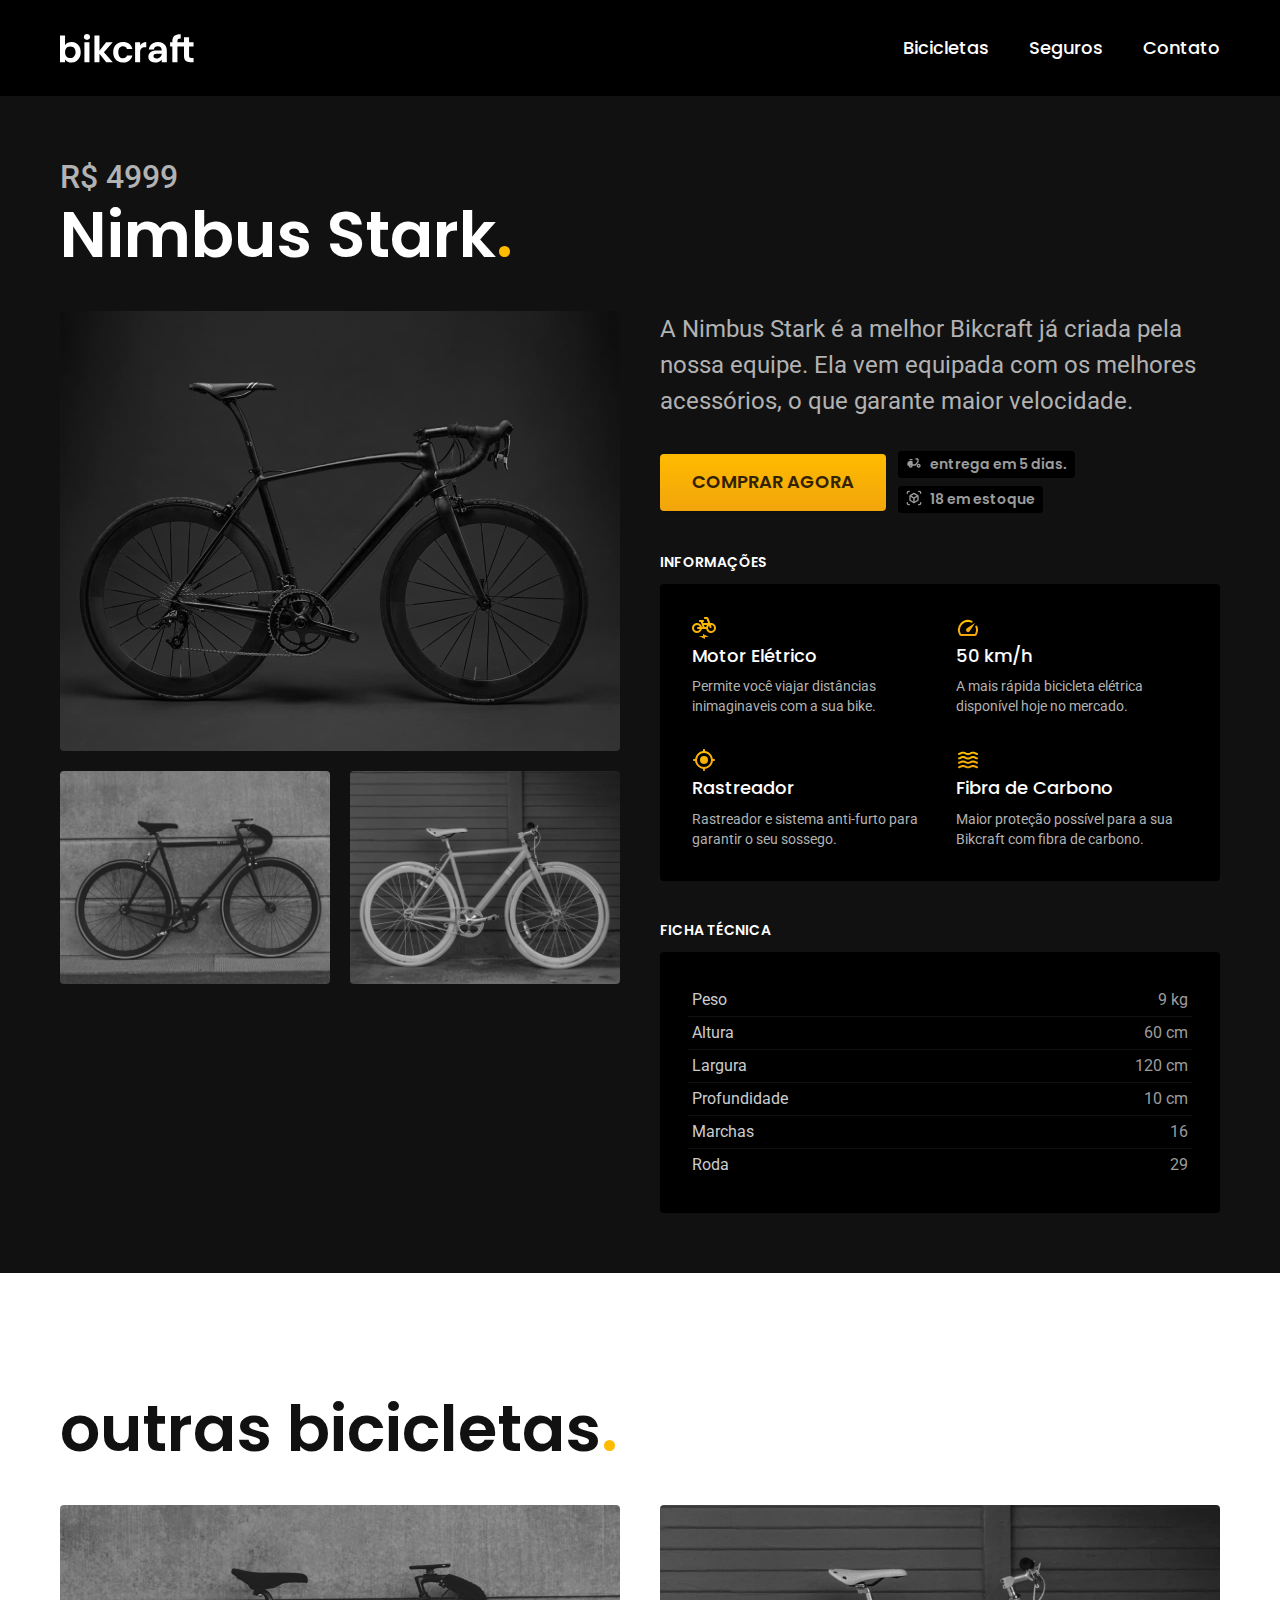
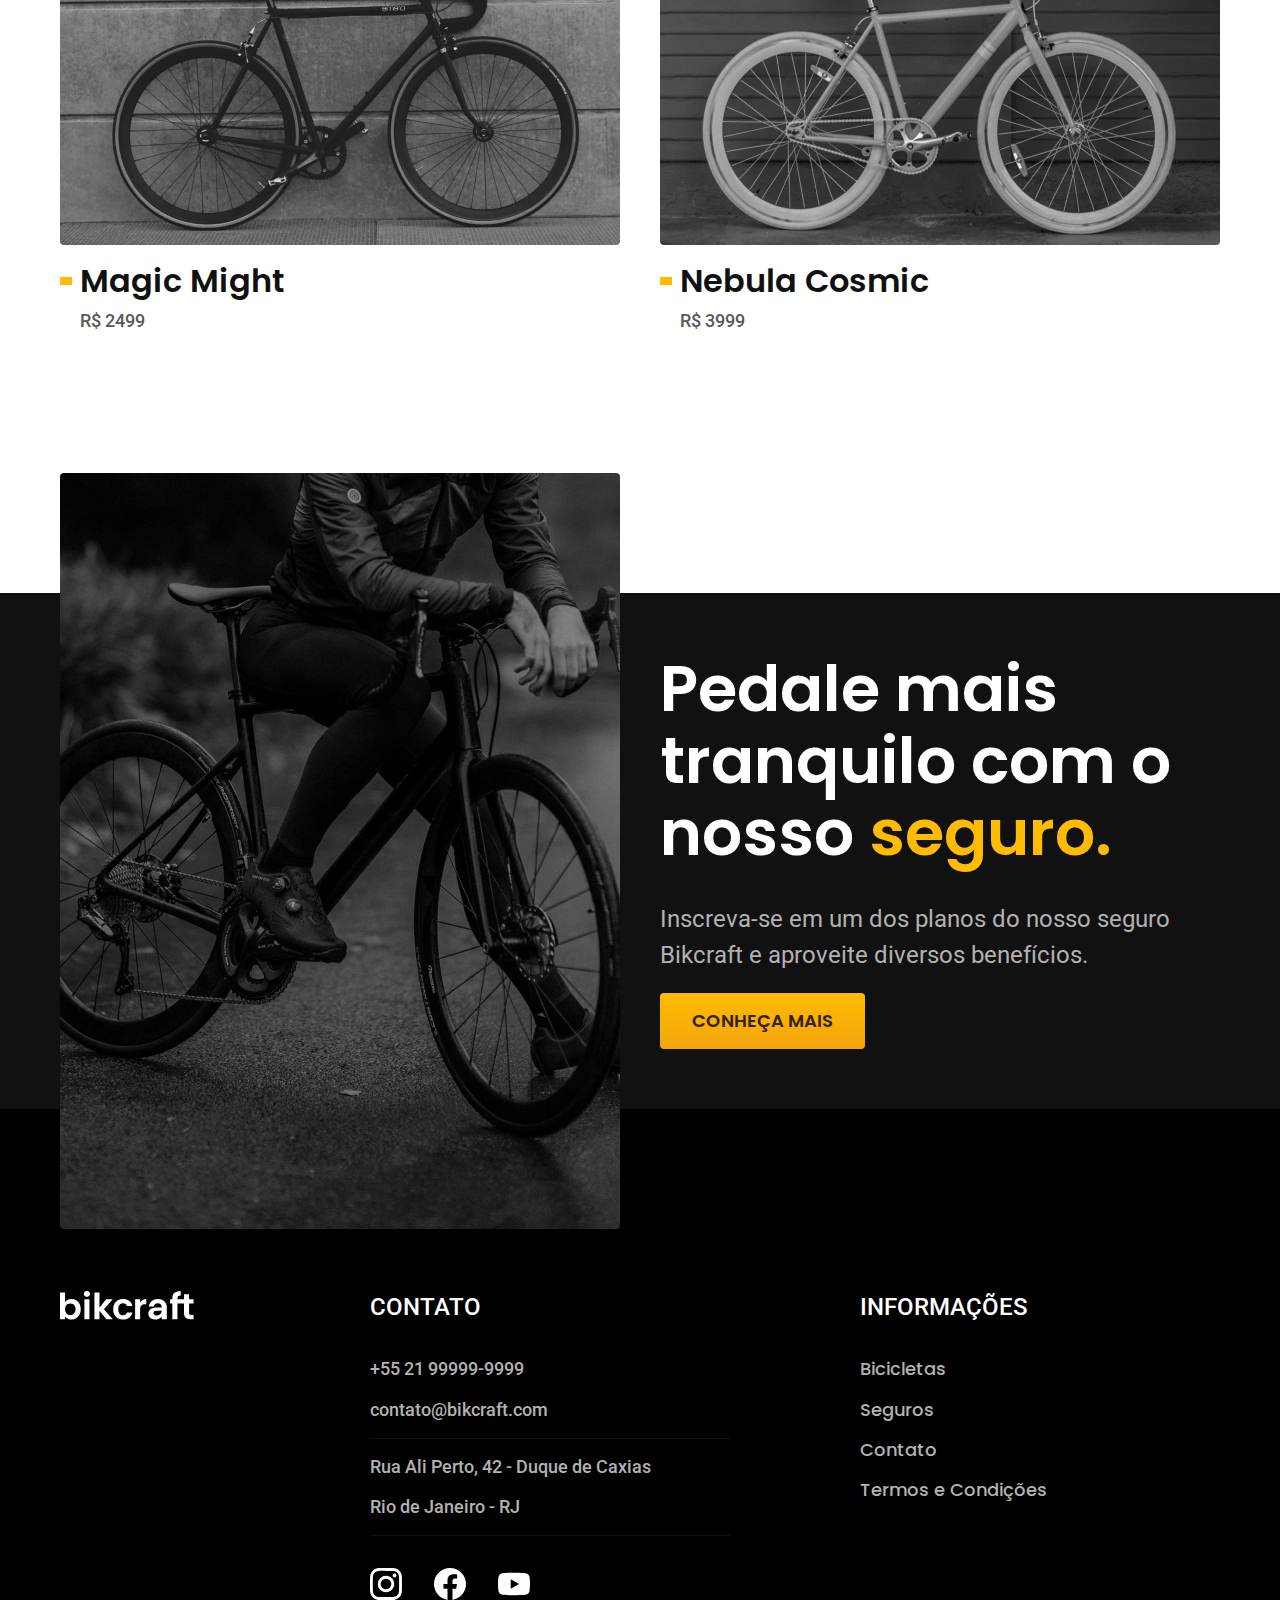
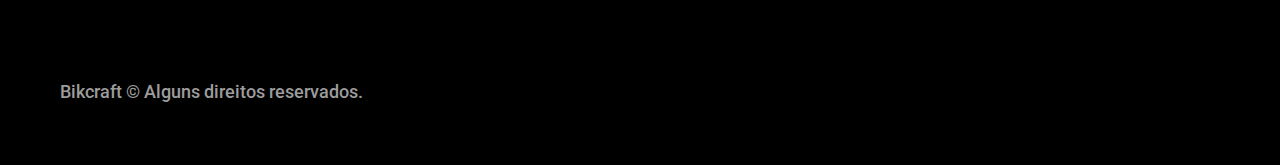
<file: bicicletas/nimbus.html>
<!DOCTYPE html>
<html lang="pt-br">
<head>
  <meta charset="UTF-8">
  <meta name="viewport" content="width=device-width, initial-scale=1.0">
  <title>Nimbus Stark | Bikcraft </title>
  <link rel="shortcut icon" href="../favicon.svg" type="image/svg+xml">
  <link rel="stylesheet" href="../css/style.css">
  
  <link rel="preconnect" href="https://fonts.googleapis.com">
  <link rel="preconnect" href="https://fonts.gstatic.com" crossorigin>
  <link href="https://fonts.googleapis.com/css2?family=Merriweather:ital,wght@1,900&family=Poppins:wght@400;500;600&family=Roboto:wght@400;500;700&display=swap" rel="stylesheet">

</head>
<body id="bicicleta">
  <header class="header-bg">
    <div class="header container">
      <a href="../index.html">
        <img src="../img/bikcraft.svg" alt="bikcraft" width="136" height="32">
      </a>
      <nav>
        <ul class="header-menu font-1-m cor-0">
          <li><a href="../bicicletas.html">Bicicletas</a></li>
          <li><a href="../seguros.html">Seguros</a></li>
          <li><a href="../contato.html">Contato</a></li>
        </ul>
      </nav>
    </div>
  </header>
  
  <main class="bicicleta-bg">
    <div class="bicicleta container">
      <div class="bicicleta-titulo">
        <span class="font-2-xl cor-5">R$ 4999</span>
        <h1 class="font-1-xxl cor-0">Nimbus Stark<span class="cor-p1">.</span></h1>
      </div>
    
    
        <div class="bicicleta-imagem">
          <img class="nimbus-1" src="../img/bicicleta/nimbus1.jpg" alt="Bicicleta Preta" width="560" height="440">
          <img class="nimbus-2" src="../img/bicicleta/nimbus2.jpg" alt="Bicicleta Preta" width="560" height="440">
          <img class="nimbus-3" src="../img/bicicleta/nimbus3.jpg" alt="Bicicleta Preta" width="560" height="440">
        </div>
        <div class="bicicleta-conteudo">
          <p class="font-2-l cor-5">A Nimbus Stark é a melhor Bikcraft já criada pela nossa equipe. Ela vem equipada com os melhores acessórios, o que garante maior velocidade.</p>
          <div class="bicicleta-comprar">
            <a class="botao" href="../orcamento.html">Comprar agora</a>
            <span class="font-1-xs cor-6"><img src="../img/icones/entrega.svg" alt="" width="16" height="16">entrega em 5 dias.</span>
            <span class="font-1-xs cor-6"><img src="../img/icones/estoque.svg" alt="" width="16" height="16">18 em estoque</span>
          </div>
          <h2 class="font-1-xs cor-0">Informações</h2>
          <ul class="bicicleta-informacoes">
            <li>
              <img src="../img/icones/eletrica.svg" alt="" width="24" height="24">
              <h3 class="font-1-m cor-0">Motor Elétrico</h3>
              <p class="font-2-xs cor-5">Permite você viajar distâncias inimaginaveis com a sua bike.</p>
            </li>
            <li>
              <img src="../img/icones/velocidade.svg" alt="" width="24" height="24">
              <h3 class="font-1-m cor-0">50 km/h</h3>
              <p class="font-2-xs cor-5">A mais rápida bicicleta elétrica disponível hoje no mercado.</p>
            </li>
            <li>
              <img src="../img/icones/rastreador.svg" alt="" width="24" height="24">
              <h3 class="font-1-m cor-0">Rastreador</h3>
              <p class="font-2-xs cor-5">Rastreador e sistema anti-furto para garantir o seu sossego.</p>
            </li>
            
            <li>
              <img src="../img/icones/carbono.svg" alt="" width="24" height="24">
              <h3 class="font-1-m cor-0">Fibra de Carbono</h3>
              <p class="font-2-xs cor-5">Maior proteção possível para a sua Bikcraft com fibra de carbono.</p>
            </li>
          </ul>
          <h2 class="font-1-xs cor-0">Ficha técnica</h2>
          <ul class="bicicleta-ficha font-2-s cor-4">
            <li>Peso  <span class="cor-6">9 kg</span></li>
            <li>Altura  <span class="cor-6">60 cm</span></li>
            <li>Largura  <span class="cor-6">120 cm</span></li>
            <li>Profundidade  <span class="cor-6">10 cm</span></li>
            <li>Marchas  <span class="cor-6">16</span></li>
            <li>Roda  <span class="cor-6">29</span></li>
          </ul>
        </div>
    </div>
  </main>
  <article class="bicicletas-lista container">
    
    <h2 class="font-1-xxl cor-11">outras bicicletas<span class="cor-p1">.</span></h2>
    
    <ul>
      <li>
        <a href="../bicicletas/magic.html">
          <img src="../img/bicicletas/magic.jpg" alt="Bicicleta eletrica preta Magic Might" width="1120" height="680">
          <h3 class="font-1-xl cor-11">Magic Might</h3>
          <span class="font-2-m cor-8">R$ 2499</span>
        </a>
      </li>
      <li>
        <a href="../bicicletas/nebula.html">
          <img src="../img/bicicletas/nebula.jpg" alt="Bicicleta Eletrica Nebula Cosmic" width="1120" height="680">
          <h3 class="font-1-xl cor-11">Nebula Cosmic</h3>
          <span class="font-2-m cor-8">R$ 3999</span>
        </a>
      </li>
    </ul>
  </article>

  <main class="seguro-bg">
    <div class="seguro container">
      <div class="seguro-imagem">
        <img src="../img/fotos/seguros.jpg" alt="Bicicleta elétrica preta" width="1360" height="1512">
      </div>
      <div class="seguro-conteudo">
        <h2 class="font-1-xxl cor-0">Pedale mais tranquilo com o nosso <span class="cor-p1">seguro.</span></h1>
        <p class="font-2-l cor-5">Inscreva-se em um dos planos do nosso seguro Bikcraft e aproveite diversos benefícios.</p>
        <a class="botao" href="./bicicletas.html">Conheça mais</a>
      </div>
      
    </div>
  </main>

    <footer class="footer-bg">
      <div class="footer container">
        <img src="../img/bikcraft.svg" alt="bikcraft" width="136" height="32">
        <div class="footer-contato">
          <h3 class="font-2-l-b cor-0">Contato</h3>
          <ul class="font-2-m cor-5">
            <li><a href="tel:+5521999999999">+55 21 99999-9999</a></li>
            <li><a href="mailto:contato@bikcraft.com">contato@bikcraft.com</a></li>
            <li>Rua Ali Perto, 42 - Duque de Caxias</li>
            <li>Rio de Janeiro - RJ</li>
          </ul>
          <div class="footer-redes">
            <a href="https://www.instagram.com/brunocavalini" target="_blank" rel="external"><img src="../img/redes/instagram.svg" alt="Instagram" width="32" height="32"></a>
            <a href="https://www.fb.com/brcavalini" target="_blank" rel="external"><img src="../img/redes/facebook.svg" alt="Facebook" width="32" height="32"></a>
            <a href="https://www.youtube.com/brunocavalini" target="_blank" rel="external"><img src="../img/redes/youtube.svg" alt="Youtube" width="32" height="32"></a>
          </div>
        </div>
        <div class="footer-informacoes">
          <h3 class="font-2-l-b cor-0">Informações</h3>
          <nav>
            <ul class="font-1-m cor-5">
              <li><a href="../bicicletas.html">Bicicletas</a></li>
              <li><a href="../seguros.html">Seguros</a></li>
              <li><a href="../contato.html">Contato</a></li>
              <li><a href="../termos.html">Termos e Condições</a></li>
            </ul>
          </nav>
        </div>
        <p class="footer-copy font-2-m cor-6">Bikcraft © Alguns direitos reservados.</p>
      </div>
    </footer>
</body>
</html>
</file>
<file: css/style.css>
@import "./global/header.css";
@import "./global/footer.css";
@import "./utilidades/tipografia.css";
@import "./utilidades/cores.css";

@import "./global/global.css";

/* Utilidades */
@import "./utilidades/componentes.css";
@import "./utilidades/formulario.css";

/*  Home  */
@import "./home/introducao.css";
@import "./home/tecnologia.css";
@import "./home/parceiros.css";
@import "./home/depoimento.css";

/*  Bicicletas  */
@import "./bicicletas/bicicletas-lista.css";
@import "./bicicletas/bicicletas.css";

/*  Seguros  */
@import "./seguros/seguros.css";
@import "./seguros/vantagens.css";
@import "./seguros/perguntas.css";

/*  Termos  */
@import "./termos/termos.css";

/*  Bicicleta  */
@import "./bicicleta/bicicleta.css";
@import "./bicicleta/seguro.css";

/*  Contato  */
@import "./contato/contato.css";
@import "./contato/lojas.css";

/*  Orçamento  */
@import "./orcamento/orcamento.css";
</file>
